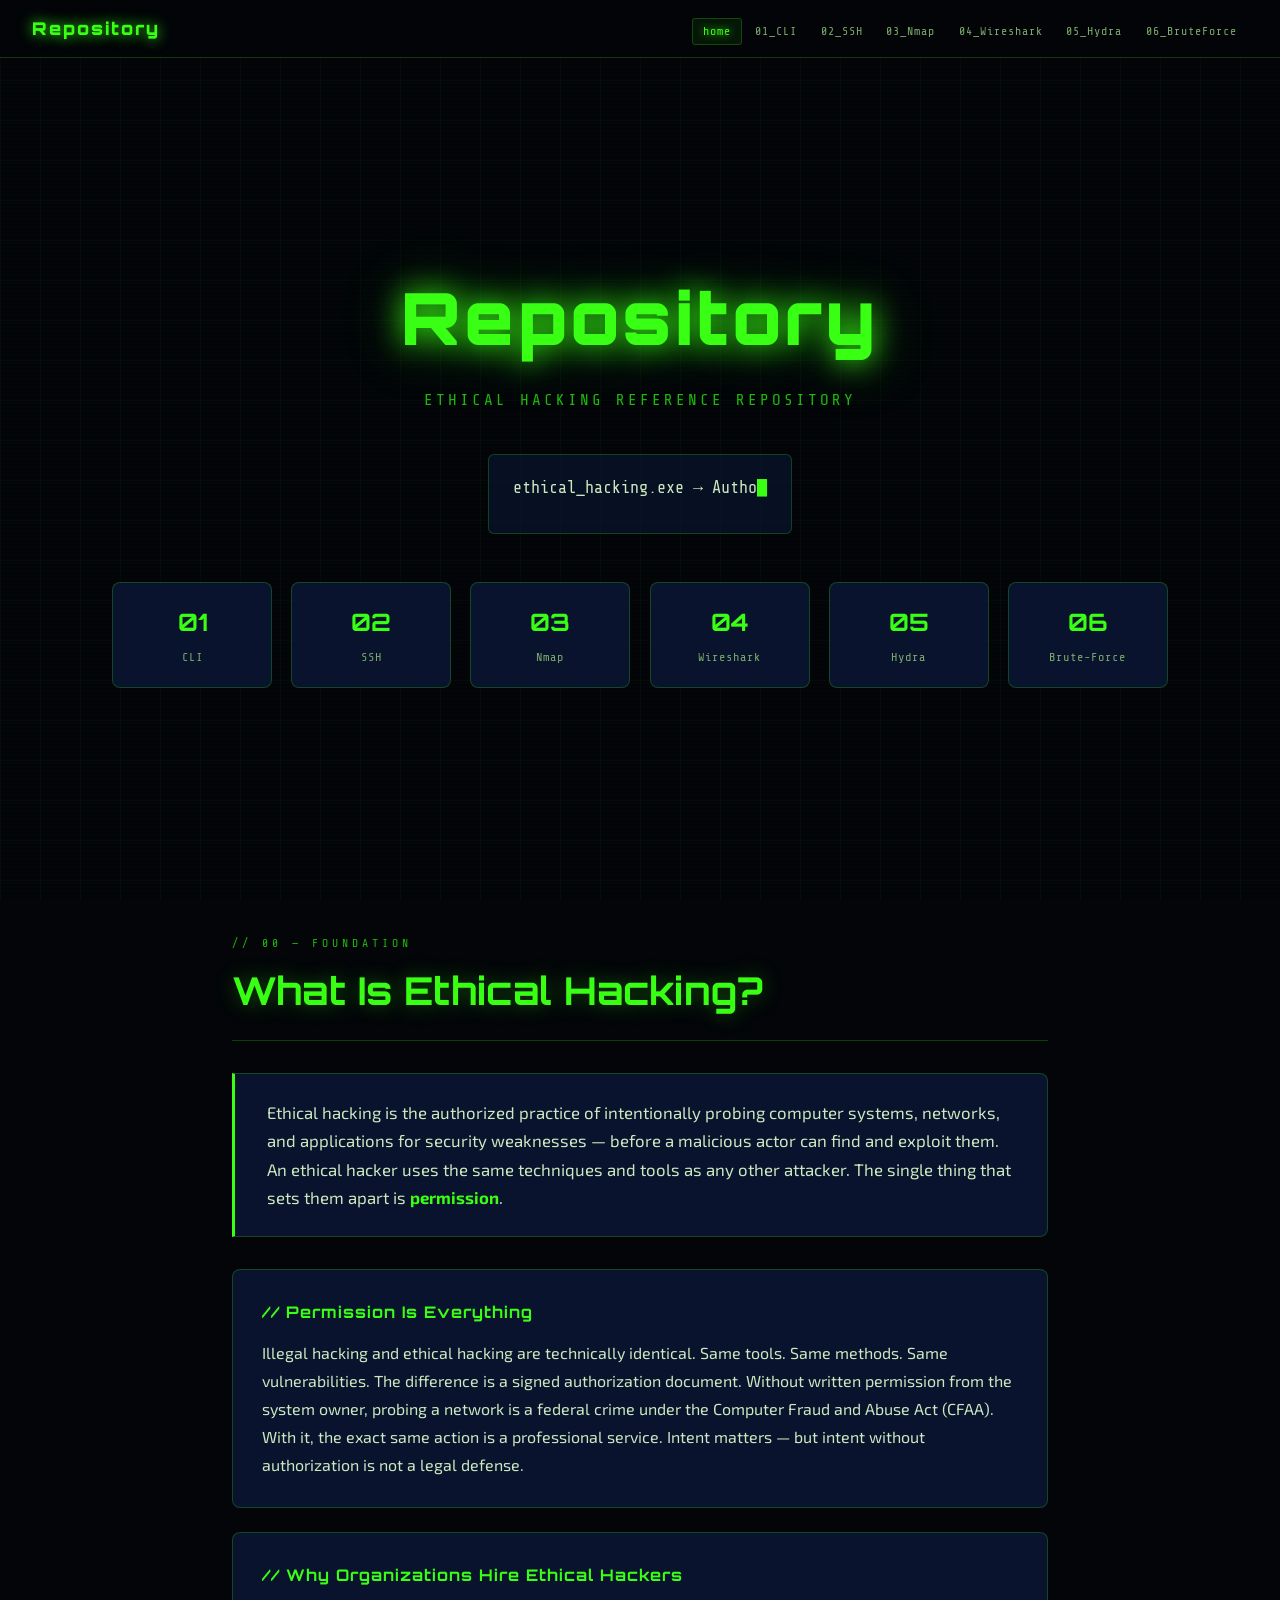
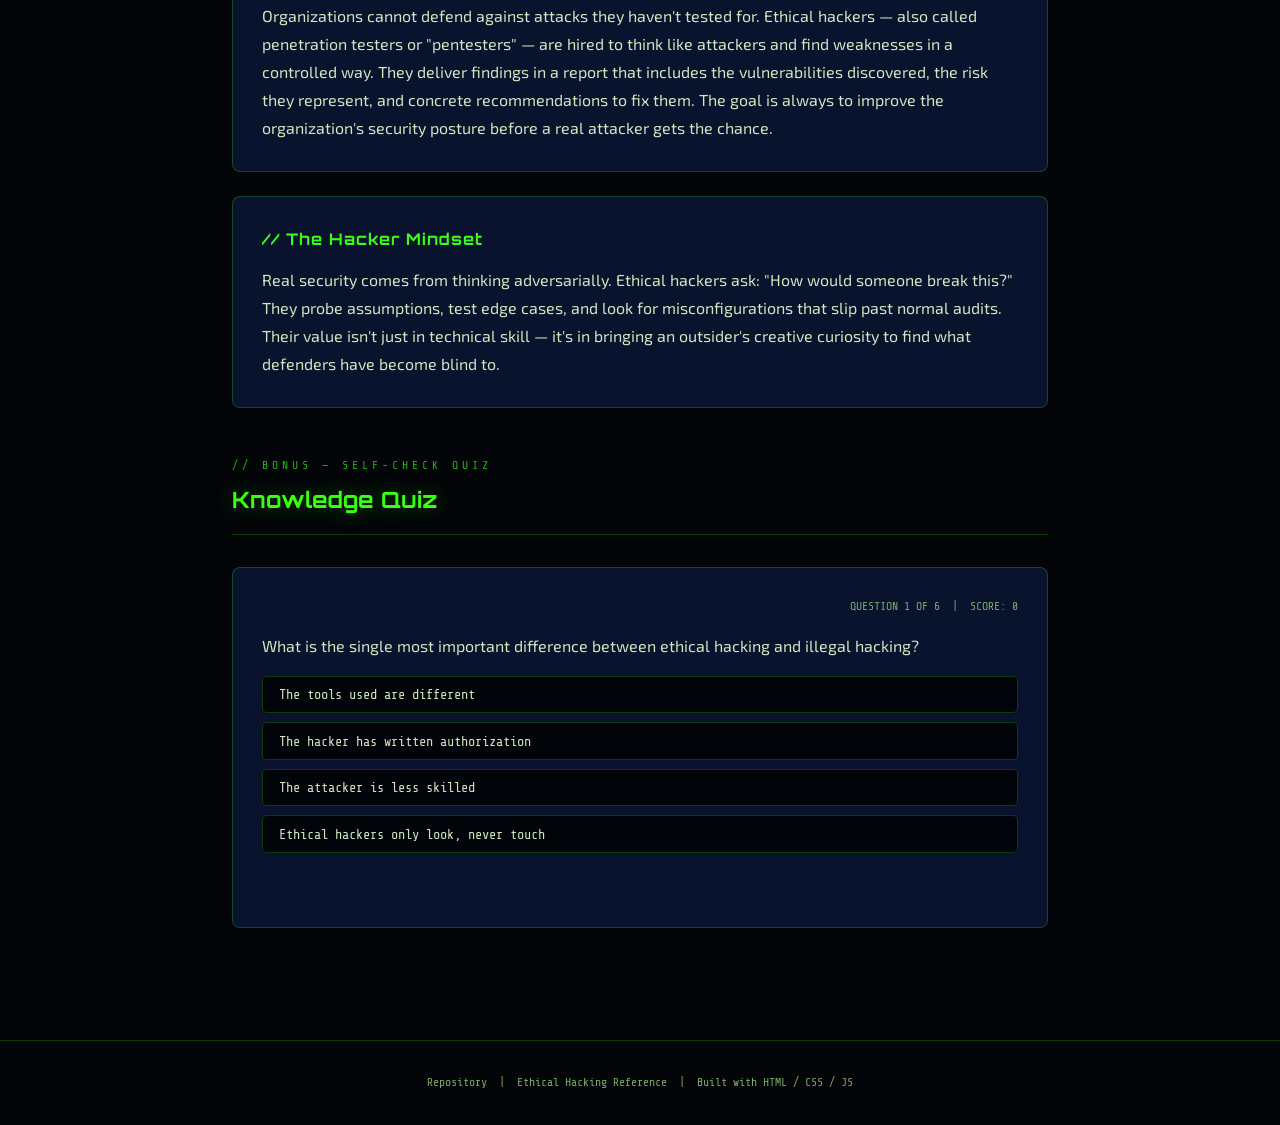
<file: index.html>
<!DOCTYPE html>
<html lang="en">
<head>
  <meta charset="UTF-8"/>
  <meta name="viewport" content="width=device-width, initial-scale=1.0"/>
  <title> Repository | Home — Ethical Hacking</title>
  <link rel="stylesheet" href="style.css"/>
</head>
<body>

<nav>
  <a class="nav-brand" href="index.html">Repository</a>
  <ul class="nav-links">
    <li><a href="index.html">home</a></li>
    <li><a href="cli.html">01_CLI</a></li>
    <li><a href="ssh.html">02_SSH</a></li>
    <li><a href="nmap.html">03_Nmap</a></li>
    <li><a href="wireshark.html">04_Wireshark</a></li>
    <li><a href="hydra.html">05_Hydra</a></li>
    <li><a href="bruteforce.html">06_BruteForce</a></li>
  </ul>
</nav>

<div class="page-wrap">

  <!-- HERO -->
  <section class="hero">
    <div class="hero-glitch">Repository</div>
    <div class="hero-sub">Ethical Hacking Reference Repository</div>
    <div id="typewriter-text"></div>
    <div class="hero-cards">
      <a class="hero-card" href="cli.html">
        <div class="card-num">01</div>
        <div class="card-label">CLI</div>
      </a>
      <a class="hero-card" href="ssh.html">
        <div class="card-num">02</div>
        <div class="card-label">SSH</div>
      </a>
      <a class="hero-card" href="nmap.html">
        <div class="card-num">03</div>
        <div class="card-label">Nmap</div>
      </a>
      <a class="hero-card" href="wireshark.html">
        <div class="card-num">04</div>
        <div class="card-label">Wireshark</div>
      </a>
      <a class="hero-card" href="hydra.html">
        <div class="card-num">05</div>
        <div class="card-label">Hydra</div>
      </a>
      <a class="hero-card" href="bruteforce.html">
        <div class="card-num">06</div>
        <div class="card-label">Brute-Force</div>
      </a>
    </div>
  </section>

  <!-- CONTENT -->
  <div class="content-wrap">
    <div class="section-tag">// 00 — FOUNDATION</div>
    <h1 class="section-title">What Is Ethical Hacking?</h1>

    <div class="intro-block">
      Ethical hacking is the authorized practice of intentionally probing computer systems, networks, and applications for security weaknesses — before a malicious actor can find and exploit them. An ethical hacker uses the same techniques and tools as any other attacker. The single thing that sets them apart is <strong style="color:var(--green)">permission</strong>.
    </div>

    <div class="card">
      <h3>// Permission Is Everything</h3>
      <p>Illegal hacking and ethical hacking are technically identical. Same tools. Same methods. Same vulnerabilities. The difference is a signed authorization document. Without written permission from the system owner, probing a network is a federal crime under the Computer Fraud and Abuse Act (CFAA). With it, the exact same action is a professional service. Intent matters — but intent without authorization is not a legal defense.</p>
    </div>

    <div class="card">
      <h3>// Why Organizations Hire Ethical Hackers</h3>
      <p>Organizations cannot defend against attacks they haven't tested for. Ethical hackers — also called penetration testers or "pentesters" — are hired to think like attackers and find weaknesses in a controlled way. They deliver findings in a report that includes the vulnerabilities discovered, the risk they represent, and concrete recommendations to fix them. The goal is always to improve the organization's security posture before a real attacker gets the chance.</p>
    </div>

    <div class="card">
      <h3>// The Hacker Mindset</h3>
      <p>Real security comes from thinking adversarially. Ethical hackers ask: "How would someone break this?" They probe assumptions, test edge cases, and look for misconfigurations that slip past normal audits. Their value isn't just in technical skill — it's in bringing an outsider's creative curiosity to find what defenders have become blind to.</p>
    </div>

    <!-- QUIZ -->
    <div class="section-tag" style="margin-top:3rem">// BONUS — SELF-CHECK QUIZ</div>
    <h2 class="section-title" style="font-size:1.4rem">Knowledge Quiz</h2>
    <div class="quiz-wrap" id="quiz-container"></div>
  </div>

  <footer>Repository &nbsp;|&nbsp; Ethical Hacking Reference &nbsp;|&nbsp; Built with HTML / CSS / JS</footer>
</div>

<script src="script.js"></script>
</body>
</html>
</file>
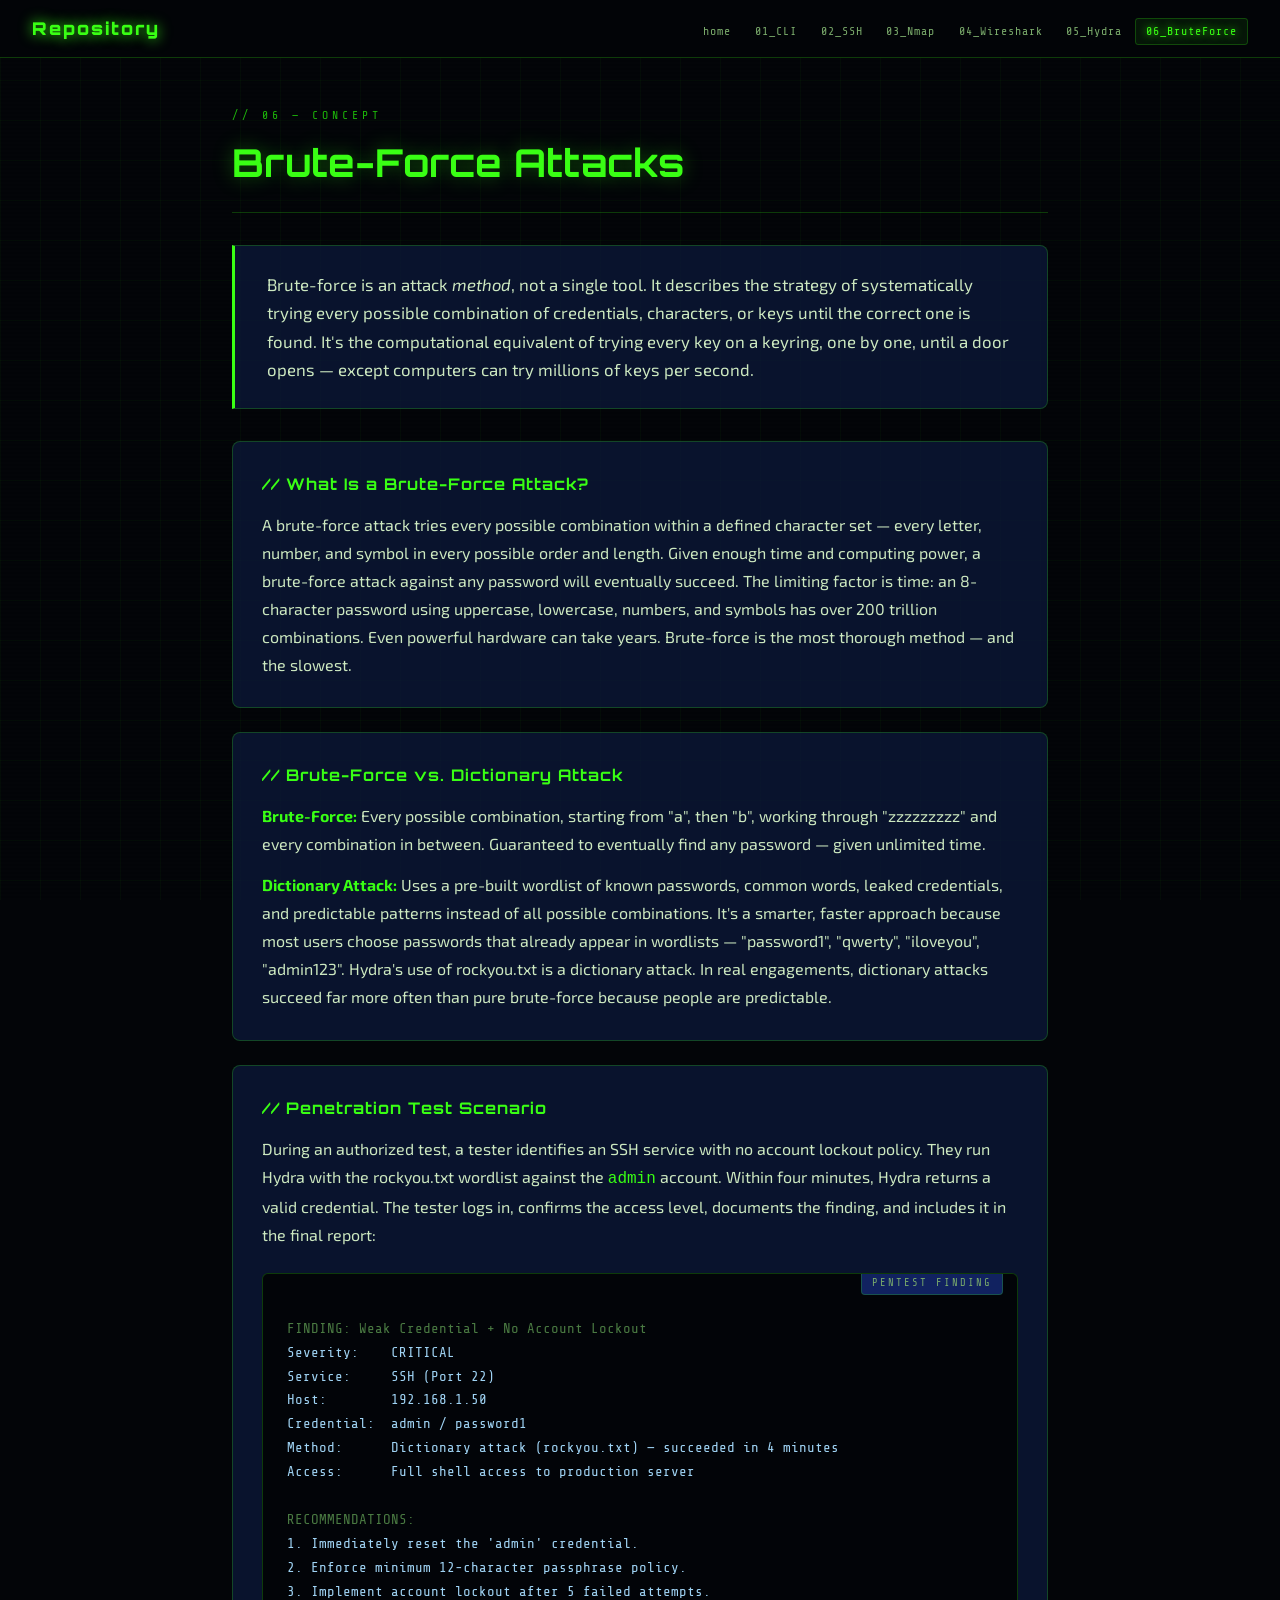
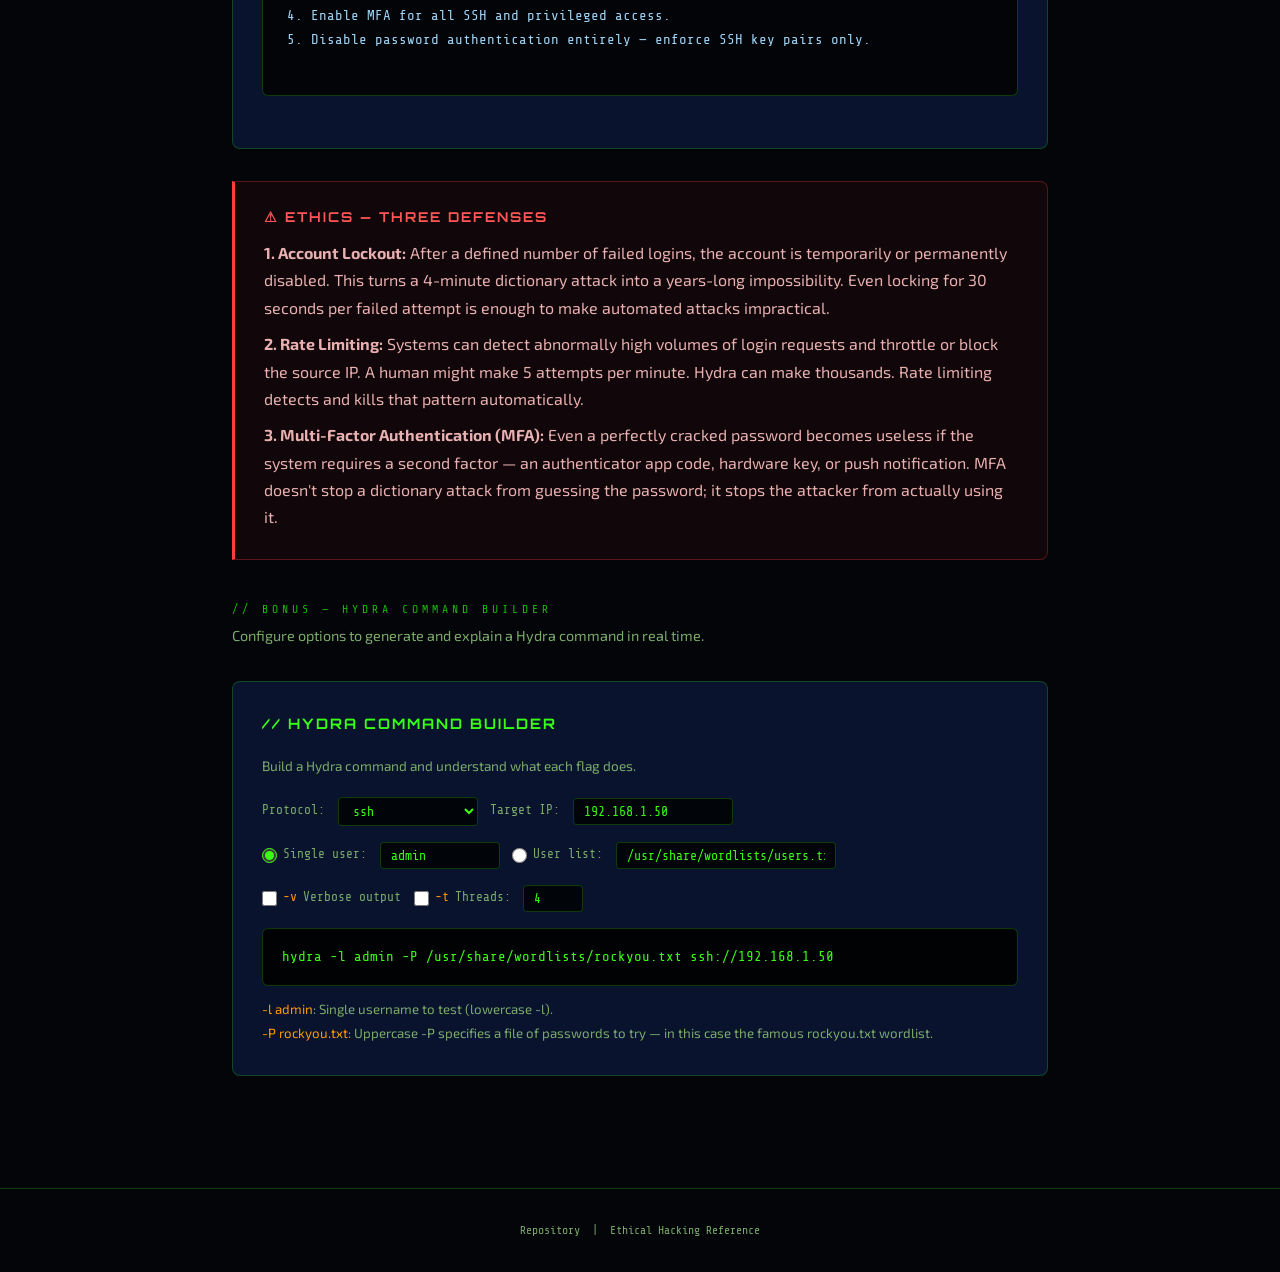
<file: bruteforce.html>
<!DOCTYPE html>
<html lang="en">
<head>
  <meta charset="UTF-8"/>
  <meta name="viewport" content="width=device-width, initial-scale=1.0"/>
  <title>Repository | 06 — Brute-Force</title>
  <link rel="stylesheet" href="style.css"/>
</head>
<body>

<nav>
  <a class="nav-brand" href="index.html">Repository</a>
  <ul class="nav-links">
    <li><a href="index.html">home</a></li>
    <li><a href="cli.html">01_CLI</a></li>
    <li><a href="ssh.html">02_SSH</a></li>
    <li><a href="nmap.html">03_Nmap</a></li>
    <li><a href="wireshark.html">04_Wireshark</a></li>
    <li><a href="hydra.html">05_Hydra</a></li>
    <li><a href="bruteforce.html">06_BruteForce</a></li>
  </ul>
</nav>

<div class="page-wrap">
  <div class="content-wrap">
    <div class="section-tag">// 06 — CONCEPT</div>
    <h1 class="section-title">Brute-Force Attacks</h1>

    <div class="intro-block">
      Brute-force is an attack <em>method</em>, not a single tool. It describes the strategy of systematically trying every possible combination of credentials, characters, or keys until the correct one is found. It's the computational equivalent of trying every key on a keyring, one by one, until a door opens — except computers can try millions of keys per second.
    </div>

    <div class="card">
      <h3>// What Is a Brute-Force Attack?</h3>
      <p>A brute-force attack tries every possible combination within a defined character set — every letter, number, and symbol in every possible order and length. Given enough time and computing power, a brute-force attack against any password will eventually succeed. The limiting factor is time: an 8-character password using uppercase, lowercase, numbers, and symbols has over 200 trillion combinations. Even powerful hardware can take years. Brute-force is the most thorough method — and the slowest.</p>
    </div>

    <div class="card">
      <h3>// Brute-Force vs. Dictionary Attack</h3>
      <p><strong style="color:var(--green)">Brute-Force:</strong> Every possible combination, starting from "a", then "b", working through "zzzzzzzzz" and every combination in between. Guaranteed to eventually find any password — given unlimited time.</p>
      <p style="margin-top:0.8rem"><strong style="color:var(--green)">Dictionary Attack:</strong> Uses a pre-built wordlist of known passwords, common words, leaked credentials, and predictable patterns instead of all possible combinations. It's a smarter, faster approach because most users choose passwords that already appear in wordlists — "password1", "qwerty", "iloveyou", "admin123". Hydra's use of rockyou.txt is a dictionary attack. In real engagements, dictionary attacks succeed far more often than pure brute-force because people are predictable.</p>
    </div>

    <div class="card">
      <h3>// Penetration Test Scenario</h3>
      <p>During an authorized test, a tester identifies an SSH service with no account lockout policy. They run Hydra with the rockyou.txt wordlist against the <code style="color:var(--green)">admin</code> account. Within four minutes, Hydra returns a valid credential. The tester logs in, confirms the access level, documents the finding, and includes it in the final report:</p>
      <div class="code-block" data-label="PENTEST FINDING">
<span class="comment">FINDING: Weak Credential + No Account Lockout</span>
<span class="output">Severity:    CRITICAL
Service:     SSH (Port 22)
Host:        192.168.1.50
Credential:  admin / password1
Method:      Dictionary attack (rockyou.txt) — succeeded in 4 minutes
Access:      Full shell access to production server</span>

<span class="comment">RECOMMENDATIONS:</span>
<span class="output">1. Immediately reset the 'admin' credential.
2. Enforce minimum 12-character passphrase policy.
3. Implement account lockout after 5 failed attempts.
4. Enable MFA for all SSH and privileged access.
5. Disable password authentication entirely — enforce SSH key pairs only.</span>
      </div>
    </div>

    <div class="ethics-block">
      <h3>⚠ ETHICS — THREE DEFENSES</h3>
      <p><strong>1. Account Lockout:</strong> After a defined number of failed logins, the account is temporarily or permanently disabled. This turns a 4-minute dictionary attack into a years-long impossibility. Even locking for 30 seconds per failed attempt is enough to make automated attacks impractical.</p>
      <p style="margin-top:0.6rem"><strong>2. Rate Limiting:</strong> Systems can detect abnormally high volumes of login requests and throttle or block the source IP. A human might make 5 attempts per minute. Hydra can make thousands. Rate limiting detects and kills that pattern automatically.</p>
      <p style="margin-top:0.6rem"><strong>3. Multi-Factor Authentication (MFA):</strong> Even a perfectly cracked password becomes useless if the system requires a second factor — an authenticator app code, hardware key, or push notification. MFA doesn't stop a dictionary attack from guessing the password; it stops the attacker from actually using it.</p>
    </div>

    <!-- HYDRA COMMAND BUILDER BONUS -->
    <div class="section-tag" style="margin-top:2.5rem">// BONUS — HYDRA COMMAND BUILDER</div>
    <p style="margin-bottom:0.5rem;color:var(--text-dim);font-size:0.9rem">Configure options to generate and explain a Hydra command in real time.</p>
    <div id="hydra-builder" class="builder-wrap"></div>
  </div>

  <footer>Repository &nbsp;|&nbsp; Ethical Hacking Reference</footer>
</div>

<script src="script.js"></script>
</body>
</html>
</file>
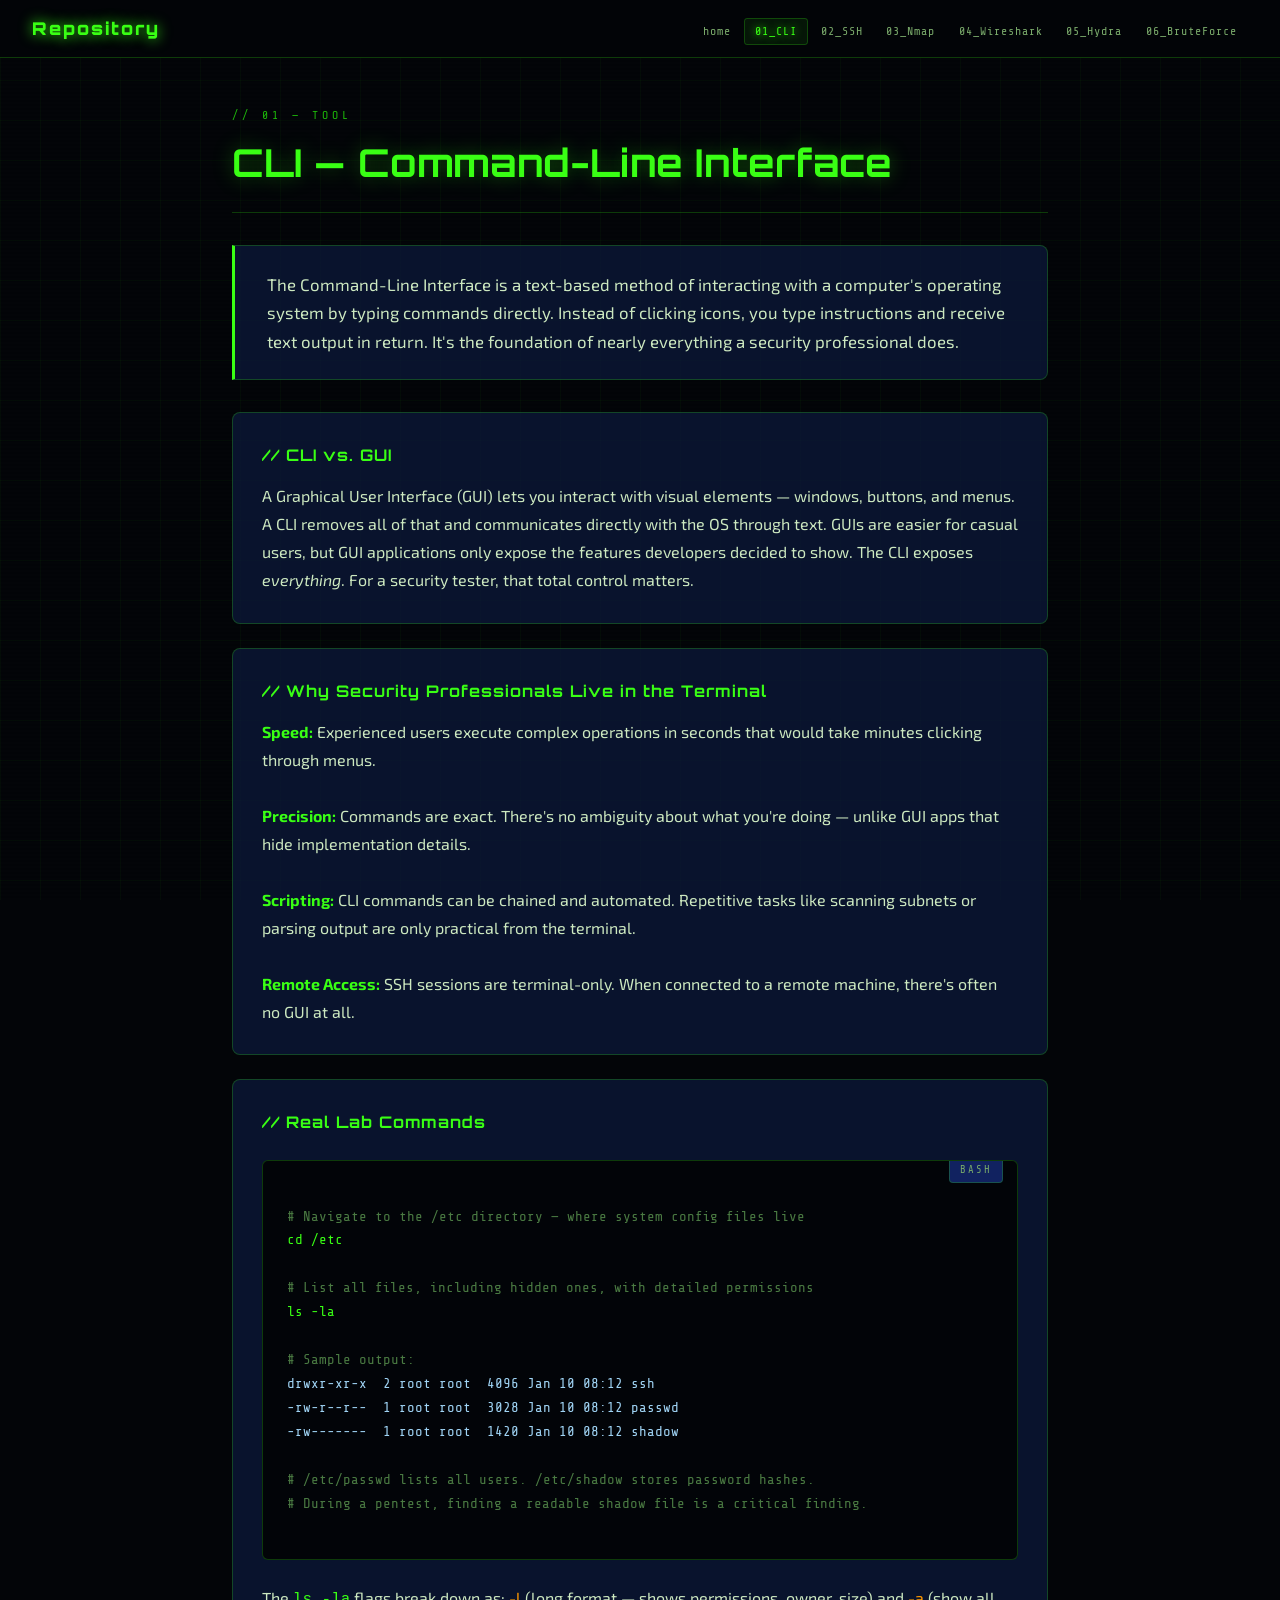
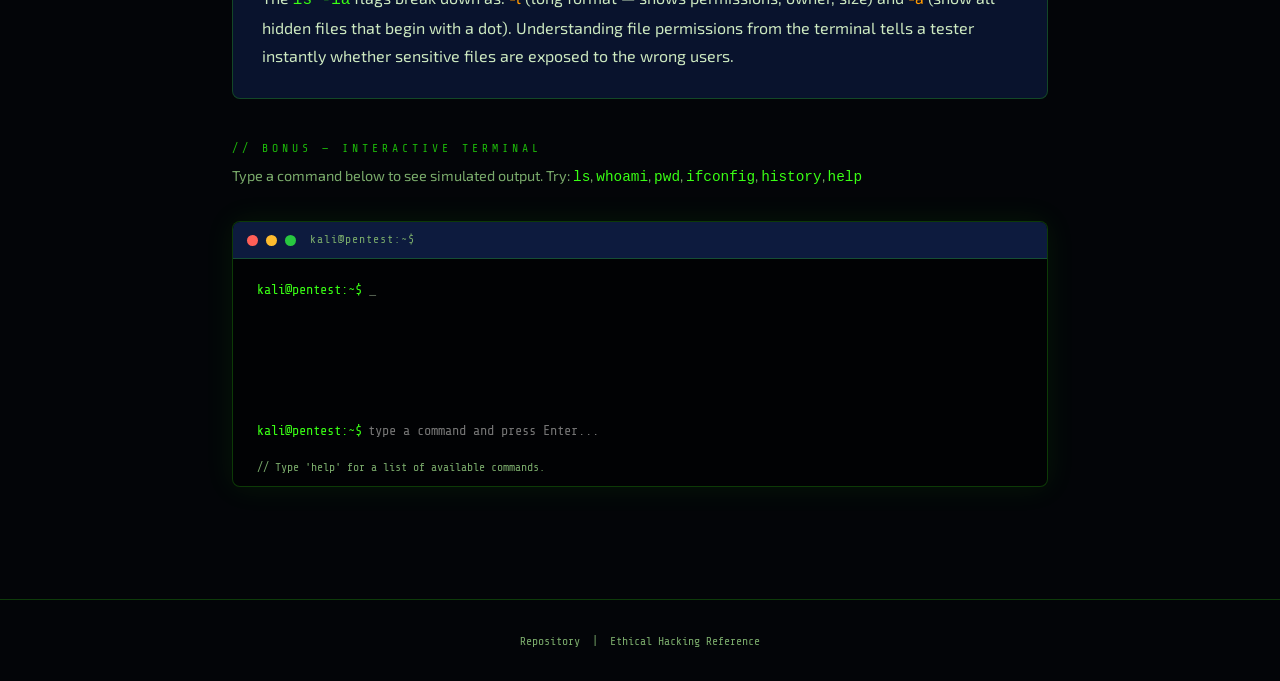
<file: cli.html>
<!DOCTYPE html>
<html lang="en">
<head>
  <meta charset="UTF-8"/>
  <meta name="viewport" content="width=device-width, initial-scale=1.0"/>
  <title>Repository | 01 — CLI</title>
  <link rel="stylesheet" href="style.css"/>
</head>
<body>

<nav>
  <a class="nav-brand" href="index.html">Repository</a>
  <ul class="nav-links">
    <li><a href="index.html">home</a></li>
    <li><a href="cli.html">01_CLI</a></li>
    <li><a href="ssh.html">02_SSH</a></li>
    <li><a href="nmap.html">03_Nmap</a></li>
    <li><a href="wireshark.html">04_Wireshark</a></li>
    <li><a href="hydra.html">05_Hydra</a></li>
    <li><a href="bruteforce.html">06_BruteForce</a></li>
  </ul>
</nav>

<div class="page-wrap">
  <div class="content-wrap">
    <div class="section-tag">// 01 — TOOL</div>
    <h1 class="section-title">CLI — Command-Line Interface</h1>

    <div class="intro-block">
      The Command-Line Interface is a text-based method of interacting with a computer's operating system by typing commands directly. Instead of clicking icons, you type instructions and receive text output in return. It's the foundation of nearly everything a security professional does.
    </div>

    <div class="card">
      <h3>// CLI vs. GUI</h3>
      <p>A Graphical User Interface (GUI) lets you interact with visual elements — windows, buttons, and menus. A CLI removes all of that and communicates directly with the OS through text. GUIs are easier for casual users, but GUI applications only expose the features developers decided to show. The CLI exposes <em>everything</em>. For a security tester, that total control matters.</p>
    </div>

    <div class="card">
      <h3>// Why Security Professionals Live in the Terminal</h3>
      <p>
        <strong style="color:var(--green)">Speed:</strong> Experienced users execute complex operations in seconds that would take minutes clicking through menus.<br><br>
        <strong style="color:var(--green)">Precision:</strong> Commands are exact. There's no ambiguity about what you're doing — unlike GUI apps that hide implementation details.<br><br>
        <strong style="color:var(--green)">Scripting:</strong> CLI commands can be chained and automated. Repetitive tasks like scanning subnets or parsing output are only practical from the terminal.<br><br>
        <strong style="color:var(--green)">Remote Access:</strong> SSH sessions are terminal-only. When connected to a remote machine, there's often no GUI at all.
      </p>
    </div>

    <div class="card">
      <h3>// Real Lab Commands</h3>
      <div class="code-block" data-label="BASH">
<span class="comment"># Navigate to the /etc directory — where system config files live</span>
cd /etc

<span class="comment"># List all files, including hidden ones, with detailed permissions</span>
ls -la

<span class="comment"># Sample output:</span>
<span class="output">drwxr-xr-x  2 root root  4096 Jan 10 08:12 ssh
-rw-r--r--  1 root root  3028 Jan 10 08:12 passwd
-rw-------  1 root root  1420 Jan 10 08:12 shadow</span>

<span class="comment"># /etc/passwd lists all users. /etc/shadow stores password hashes.</span>
<span class="comment"># During a pentest, finding a readable shadow file is a critical finding.</span>
      </div>
      <p>The <code style="color:var(--green)">ls -la</code> flags break down as: <span style="color:#ff9900">-l</span> (long format — shows permissions, owner, size) and <span style="color:#ff9900">-a</span> (show all hidden files that begin with a dot). Understanding file permissions from the terminal tells a tester instantly whether sensitive files are exposed to the wrong users.</p>
    </div>

    <!-- FAKE TERMINAL BONUS -->
    <div class="section-tag" style="margin-top:2.5rem">// BONUS — INTERACTIVE TERMINAL</div>
    <p style="margin-bottom:1rem;color:var(--text-dim);font-size:0.9rem">
      Type a command below to see simulated output. Try:
      <code style="color:var(--green)">ls</code>,
      <code style="color:var(--green)">whoami</code>,
      <code style="color:var(--green)">pwd</code>,
      <code style="color:var(--green)">ifconfig</code>,
      <code style="color:var(--green)">history</code>,
      <code style="color:var(--green)">help</code>
    </p>
    <div class="terminal-window">
      <div class="terminal-bar">
        <div class="t-dot red"></div>
        <div class="t-dot yellow"></div>
        <div class="t-dot green"></div>
        <div class="terminal-title">kali@pentest:~$</div>
      </div>
      <div class="terminal-body" id="term-output">
        <div><span class="prompt">kali@pentest:~$ </span><span style="opacity:0.4">_</span></div>
      </div>
      <div class="terminal-input-row">
        <span>kali@pentest:~$</span>
        <input id="term-input" type="text" autocomplete="off" spellcheck="false" placeholder="type a command and press Enter..."/>
      </div>
      <div class="term-hint">// Type 'help' for a list of available commands.</div>
    </div>
  </div>

  <footer>Repository &nbsp;|&nbsp; Ethical Hacking Reference</footer>
</div>

<script src="script.js"></script>
</body>
</html>
</file>
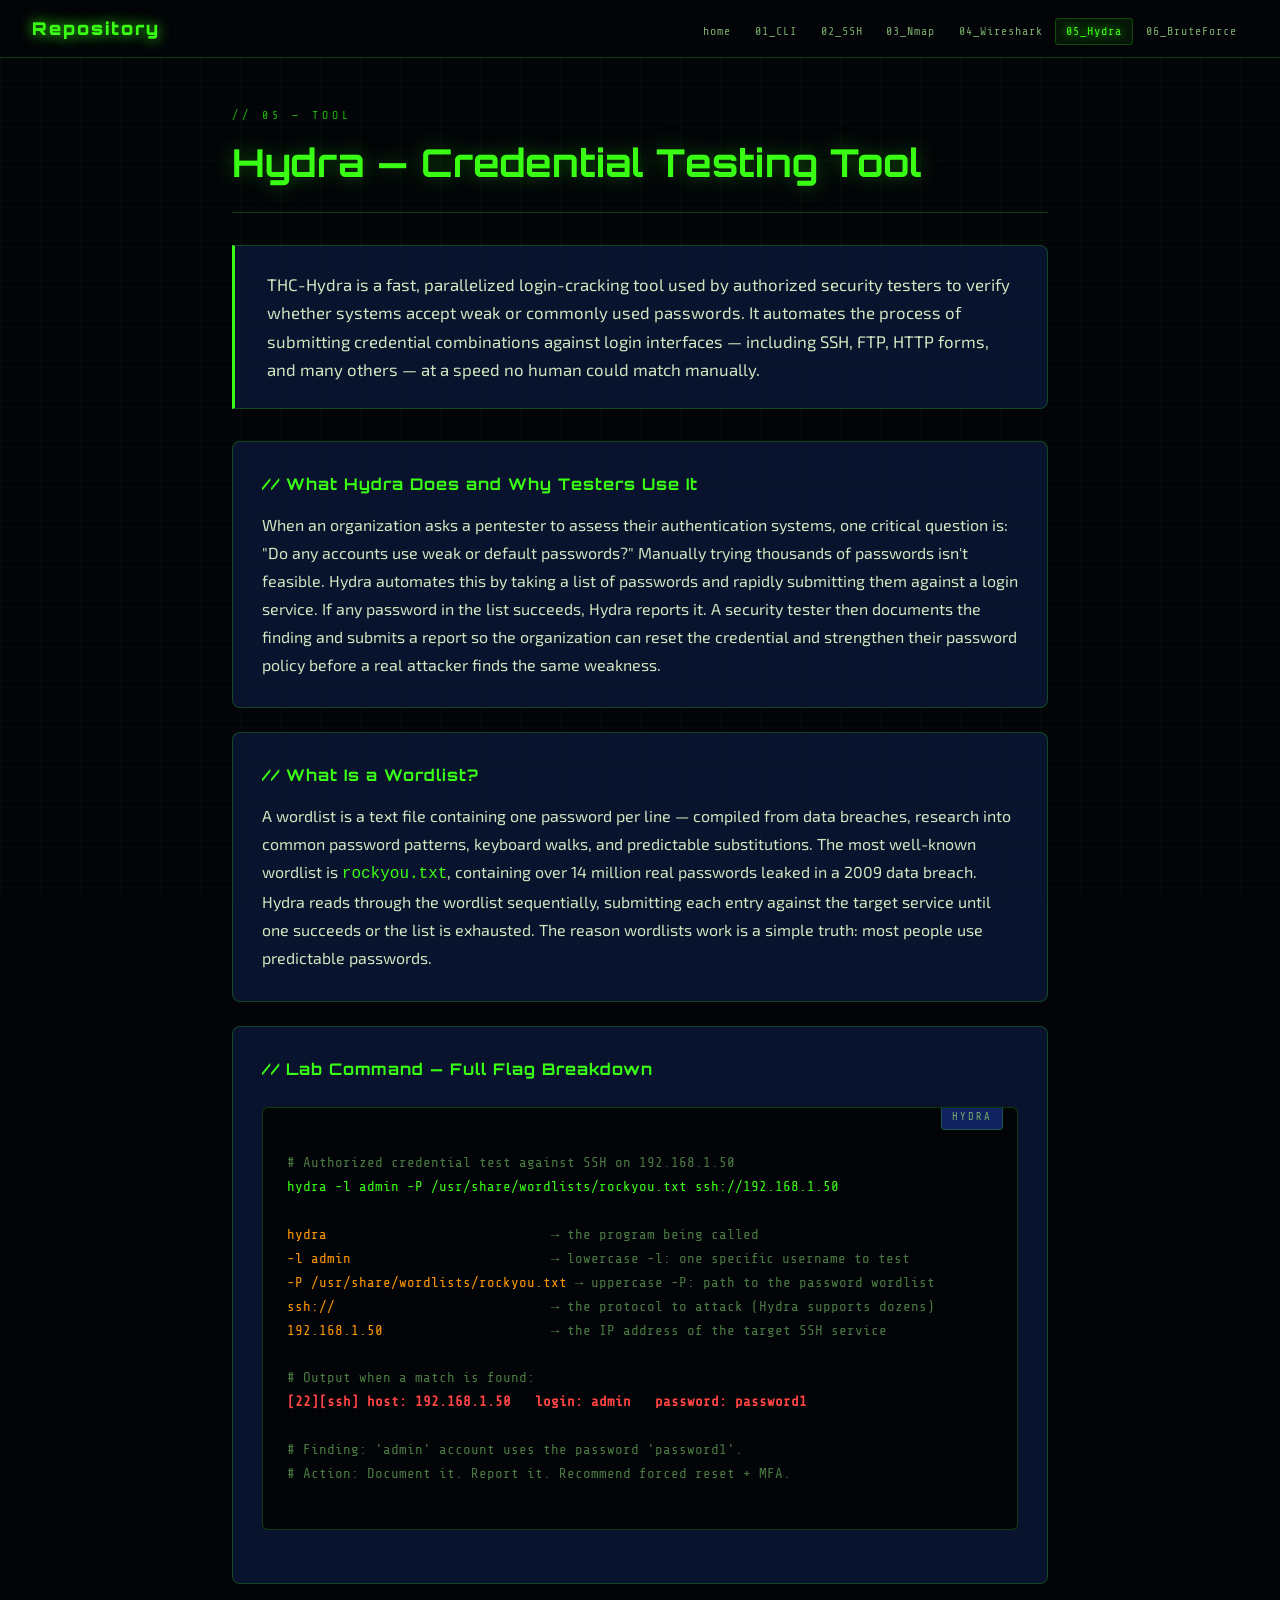
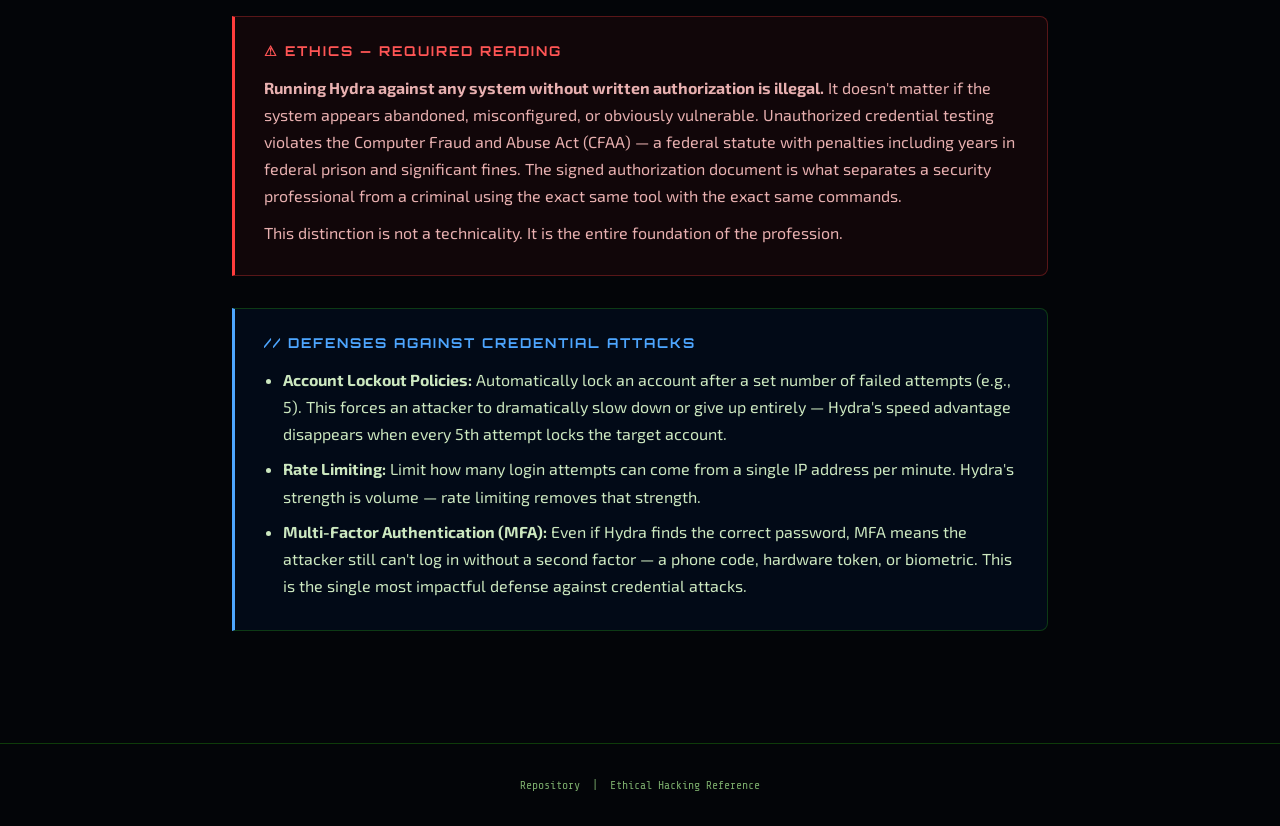
<file: hydra.html>
<!DOCTYPE html>
<html lang="en">
<head>
  <meta charset="UTF-8"/>
  <meta name="viewport" content="width=device-width, initial-scale=1.0"/>
  <title>Repository | 05 — Hydra</title>
  <link rel="stylesheet" href="style.css"/>
</head>
<body>

<nav>
  <a class="nav-brand" href="index.html">Repository</a>
  <ul class="nav-links">
    <li><a href="index.html">home</a></li>
    <li><a href="cli.html">01_CLI</a></li>
    <li><a href="ssh.html">02_SSH</a></li>
    <li><a href="nmap.html">03_Nmap</a></li>
    <li><a href="wireshark.html">04_Wireshark</a></li>
    <li><a href="hydra.html">05_Hydra</a></li>
    <li><a href="bruteforce.html">06_BruteForce</a></li>
  </ul>
</nav>

<div class="page-wrap">
  <div class="content-wrap">
    <div class="section-tag">// 05 — TOOL</div>
    <h1 class="section-title">Hydra — Credential Testing Tool</h1>

    <div class="intro-block">
      THC-Hydra is a fast, parallelized login-cracking tool used by authorized security testers to verify whether systems accept weak or commonly used passwords. It automates the process of submitting credential combinations against login interfaces — including SSH, FTP, HTTP forms, and many others — at a speed no human could match manually.
    </div>

    <div class="card">
      <h3>// What Hydra Does and Why Testers Use It</h3>
      <p>When an organization asks a pentester to assess their authentication systems, one critical question is: "Do any accounts use weak or default passwords?" Manually trying thousands of passwords isn't feasible. Hydra automates this by taking a list of passwords and rapidly submitting them against a login service. If any password in the list succeeds, Hydra reports it. A security tester then documents the finding and submits a report so the organization can reset the credential and strengthen their password policy before a real attacker finds the same weakness.</p>
    </div>

    <div class="card">
      <h3>// What Is a Wordlist?</h3>
      <p>A wordlist is a text file containing one password per line — compiled from data breaches, research into common password patterns, keyboard walks, and predictable substitutions. The most well-known wordlist is <code style="color:var(--green)">rockyou.txt</code>, containing over 14 million real passwords leaked in a 2009 data breach. Hydra reads through the wordlist sequentially, submitting each entry against the target service until one succeeds or the list is exhausted. The reason wordlists work is a simple truth: most people use predictable passwords.</p>
    </div>

    <div class="card">
      <h3>// Lab Command — Full Flag Breakdown</h3>
      <div class="code-block" data-label="HYDRA">
<span class="comment"># Authorized credential test against SSH on 192.168.1.50</span>
hydra -l admin -P /usr/share/wordlists/rockyou.txt ssh://192.168.1.50

<span class="flag">hydra</span>                            <span class="comment">→ the program being called</span>
<span class="flag">-l admin</span>                         <span class="comment">→ lowercase -l: one specific username to test</span>
<span class="flag">-P /usr/share/wordlists/rockyou.txt</span> <span class="comment">→ uppercase -P: path to the password wordlist</span>
<span class="flag">ssh://</span>                           <span class="comment">→ the protocol to attack (Hydra supports dozens)</span>
<span class="flag">192.168.1.50</span>                     <span class="comment">→ the IP address of the target SSH service</span>

<span class="comment"># Output when a match is found:</span>
<span class="found">[22][ssh] host: 192.168.1.50   login: admin   password: password1</span>

<span class="comment"># Finding: 'admin' account uses the password 'password1'.</span>
<span class="comment"># Action: Document it. Report it. Recommend forced reset + MFA.</span>
      </div>
    </div>

    <div class="ethics-block">
      <h3>⚠ ETHICS — REQUIRED READING</h3>
      <p><strong>Running Hydra against any system without written authorization is illegal.</strong> It doesn't matter if the system appears abandoned, misconfigured, or obviously vulnerable. Unauthorized credential testing violates the Computer Fraud and Abuse Act (CFAA) — a federal statute with penalties including years in federal prison and significant fines. The signed authorization document is what separates a security professional from a criminal using the exact same tool with the exact same commands.</p>
      <p style="margin-top:0.6rem">This distinction is not a technicality. It is the entire foundation of the profession.</p>
    </div>

    <div class="defense-block">
      <h3>// DEFENSES AGAINST CREDENTIAL ATTACKS</h3>
      <ul>
        <li><strong>Account Lockout Policies:</strong> Automatically lock an account after a set number of failed attempts (e.g., 5). This forces an attacker to dramatically slow down or give up entirely — Hydra's speed advantage disappears when every 5th attempt locks the target account.</li>
        <li><strong>Rate Limiting:</strong> Limit how many login attempts can come from a single IP address per minute. Hydra's strength is volume — rate limiting removes that strength.</li>
        <li><strong>Multi-Factor Authentication (MFA):</strong> Even if Hydra finds the correct password, MFA means the attacker still can't log in without a second factor — a phone code, hardware token, or biometric. This is the single most impactful defense against credential attacks.</li>
      </ul>
    </div>
  </div>

  <footer>Repository &nbsp;|&nbsp; Ethical Hacking Reference</footer>
</div>

<script src="script.js"></script>
</body>
</html>
</file>
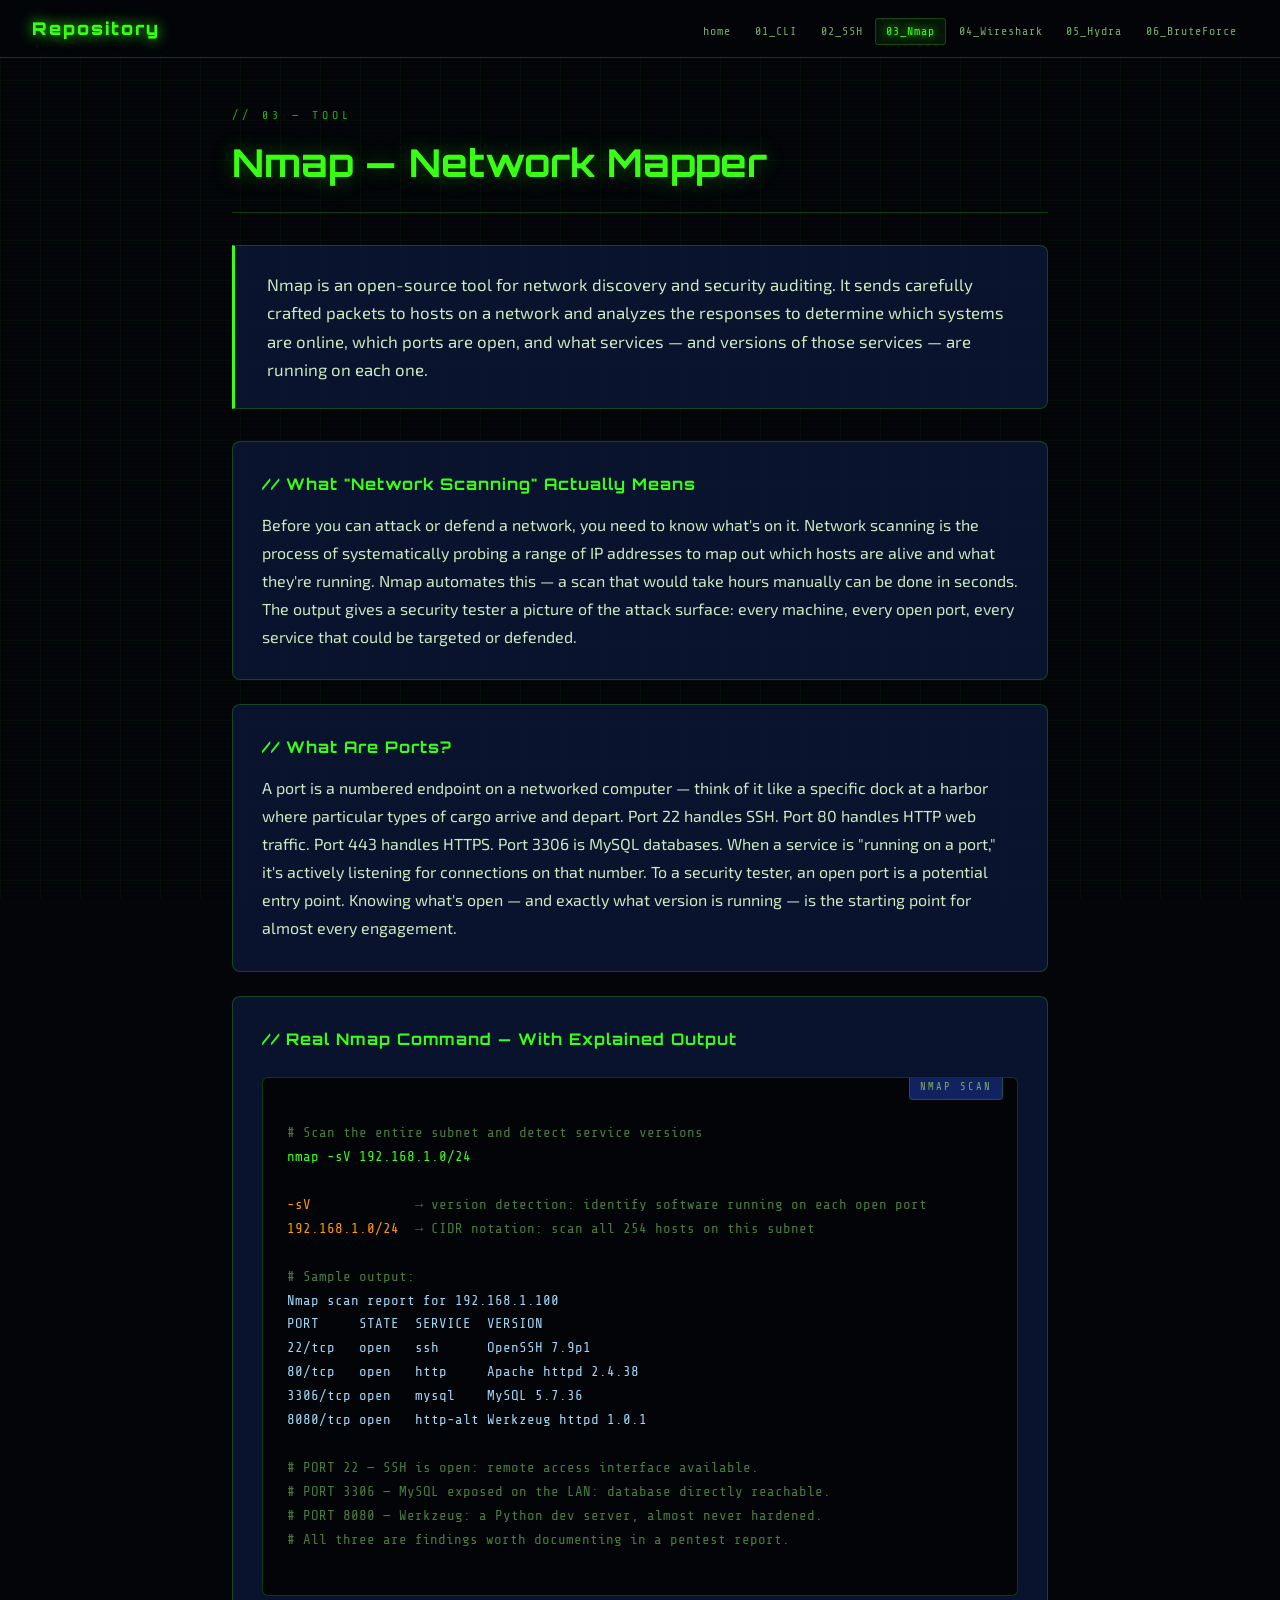
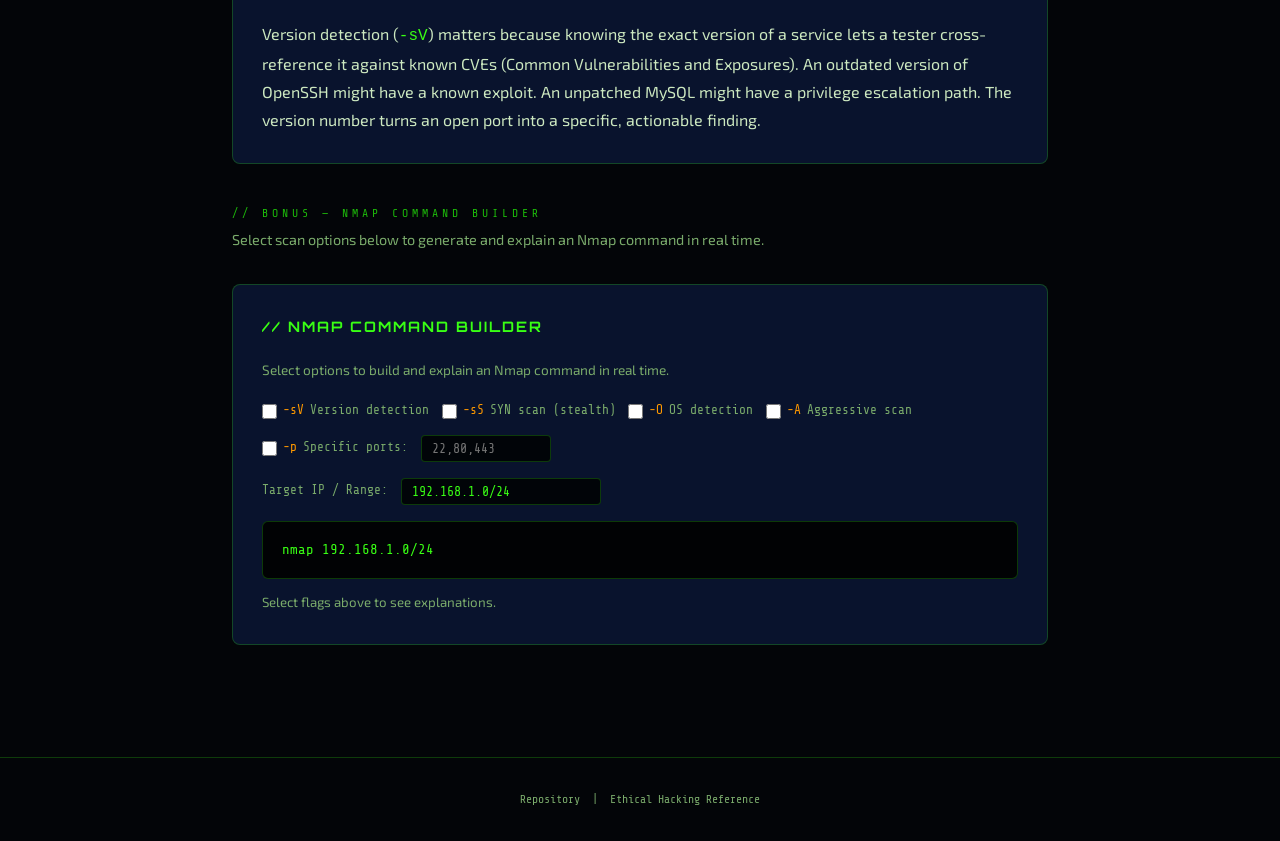
<file: nmap.html>
<!DOCTYPE html>
<html lang="en">
<head>
  <meta charset="UTF-8"/>
  <meta name="viewport" content="width=device-width, initial-scale=1.0"/>
  <title>Repository | 03 — Nmap</title>
  <link rel="stylesheet" href="style.css"/>
</head>
<body>

<nav>
  <a class="nav-brand" href="index.html">Repository</a>
  <ul class="nav-links">
    <li><a href="index.html">home</a></li>
    <li><a href="cli.html">01_CLI</a></li>
    <li><a href="ssh.html">02_SSH</a></li>
    <li><a href="nmap.html">03_Nmap</a></li>
    <li><a href="wireshark.html">04_Wireshark</a></li>
    <li><a href="hydra.html">05_Hydra</a></li>
    <li><a href="bruteforce.html">06_BruteForce</a></li>
  </ul>
</nav>

<div class="page-wrap">
  <div class="content-wrap">
    <div class="section-tag">// 03 — TOOL</div>
    <h1 class="section-title">Nmap — Network Mapper</h1>

    <div class="intro-block">
      Nmap is an open-source tool for network discovery and security auditing. It sends carefully crafted packets to hosts on a network and analyzes the responses to determine which systems are online, which ports are open, and what services — and versions of those services — are running on each one.
    </div>

    <div class="card">
      <h3>// What "Network Scanning" Actually Means</h3>
      <p>Before you can attack or defend a network, you need to know what's on it. Network scanning is the process of systematically probing a range of IP addresses to map out which hosts are alive and what they're running. Nmap automates this — a scan that would take hours manually can be done in seconds. The output gives a security tester a picture of the attack surface: every machine, every open port, every service that could be targeted or defended.</p>
    </div>

    <div class="card">
      <h3>// What Are Ports?</h3>
      <p>A port is a numbered endpoint on a networked computer — think of it like a specific dock at a harbor where particular types of cargo arrive and depart. Port 22 handles SSH. Port 80 handles HTTP web traffic. Port 443 handles HTTPS. Port 3306 is MySQL databases. When a service is "running on a port," it's actively listening for connections on that number. To a security tester, an open port is a potential entry point. Knowing what's open — and exactly what version is running — is the starting point for almost every engagement.</p>
    </div>

    <div class="card">
      <h3>// Real Nmap Command — With Explained Output</h3>
      <div class="code-block" data-label="NMAP SCAN">
<span class="comment"># Scan the entire subnet and detect service versions</span>
nmap -sV 192.168.1.0/24

<span class="flag">-sV</span>             <span class="comment">→ version detection: identify software running on each open port</span>
<span class="flag">192.168.1.0/24</span>  <span class="comment">→ CIDR notation: scan all 254 hosts on this subnet</span>

<span class="comment"># Sample output:</span>
<span class="output">Nmap scan report for 192.168.1.100
PORT     STATE  SERVICE  VERSION
22/tcp   open   ssh      OpenSSH 7.9p1
80/tcp   open   http     Apache httpd 2.4.38
3306/tcp open   mysql    MySQL 5.7.36
8080/tcp open   http-alt Werkzeug httpd 1.0.1</span>

<span class="comment"># PORT 22 — SSH is open: remote access interface available.</span>
<span class="comment"># PORT 3306 — MySQL exposed on the LAN: database directly reachable.</span>
<span class="comment"># PORT 8080 — Werkzeug: a Python dev server, almost never hardened.</span>
<span class="comment"># All three are findings worth documenting in a pentest report.</span>
      </div>
      <p>Version detection (<code style="color:var(--green)">-sV</code>) matters because knowing the exact version of a service lets a tester cross-reference it against known CVEs (Common Vulnerabilities and Exposures). An outdated version of OpenSSH might have a known exploit. An unpatched MySQL might have a privilege escalation path. The version number turns an open port into a specific, actionable finding.</p>
    </div>

    <!-- NMAP COMMAND BUILDER BONUS -->
    <div class="section-tag" style="margin-top:2.5rem">// BONUS — NMAP COMMAND BUILDER</div>
    <p style="margin-bottom:0.5rem;color:var(--text-dim);font-size:0.9rem">Select scan options below to generate and explain an Nmap command in real time.</p>
    <div id="nmap-builder" class="builder-wrap"></div>
  </div>

  <footer>Repository &nbsp;|&nbsp; Ethical Hacking Reference</footer>
</div>

<script src="script.js"></script>
</body>
</html>
</file>
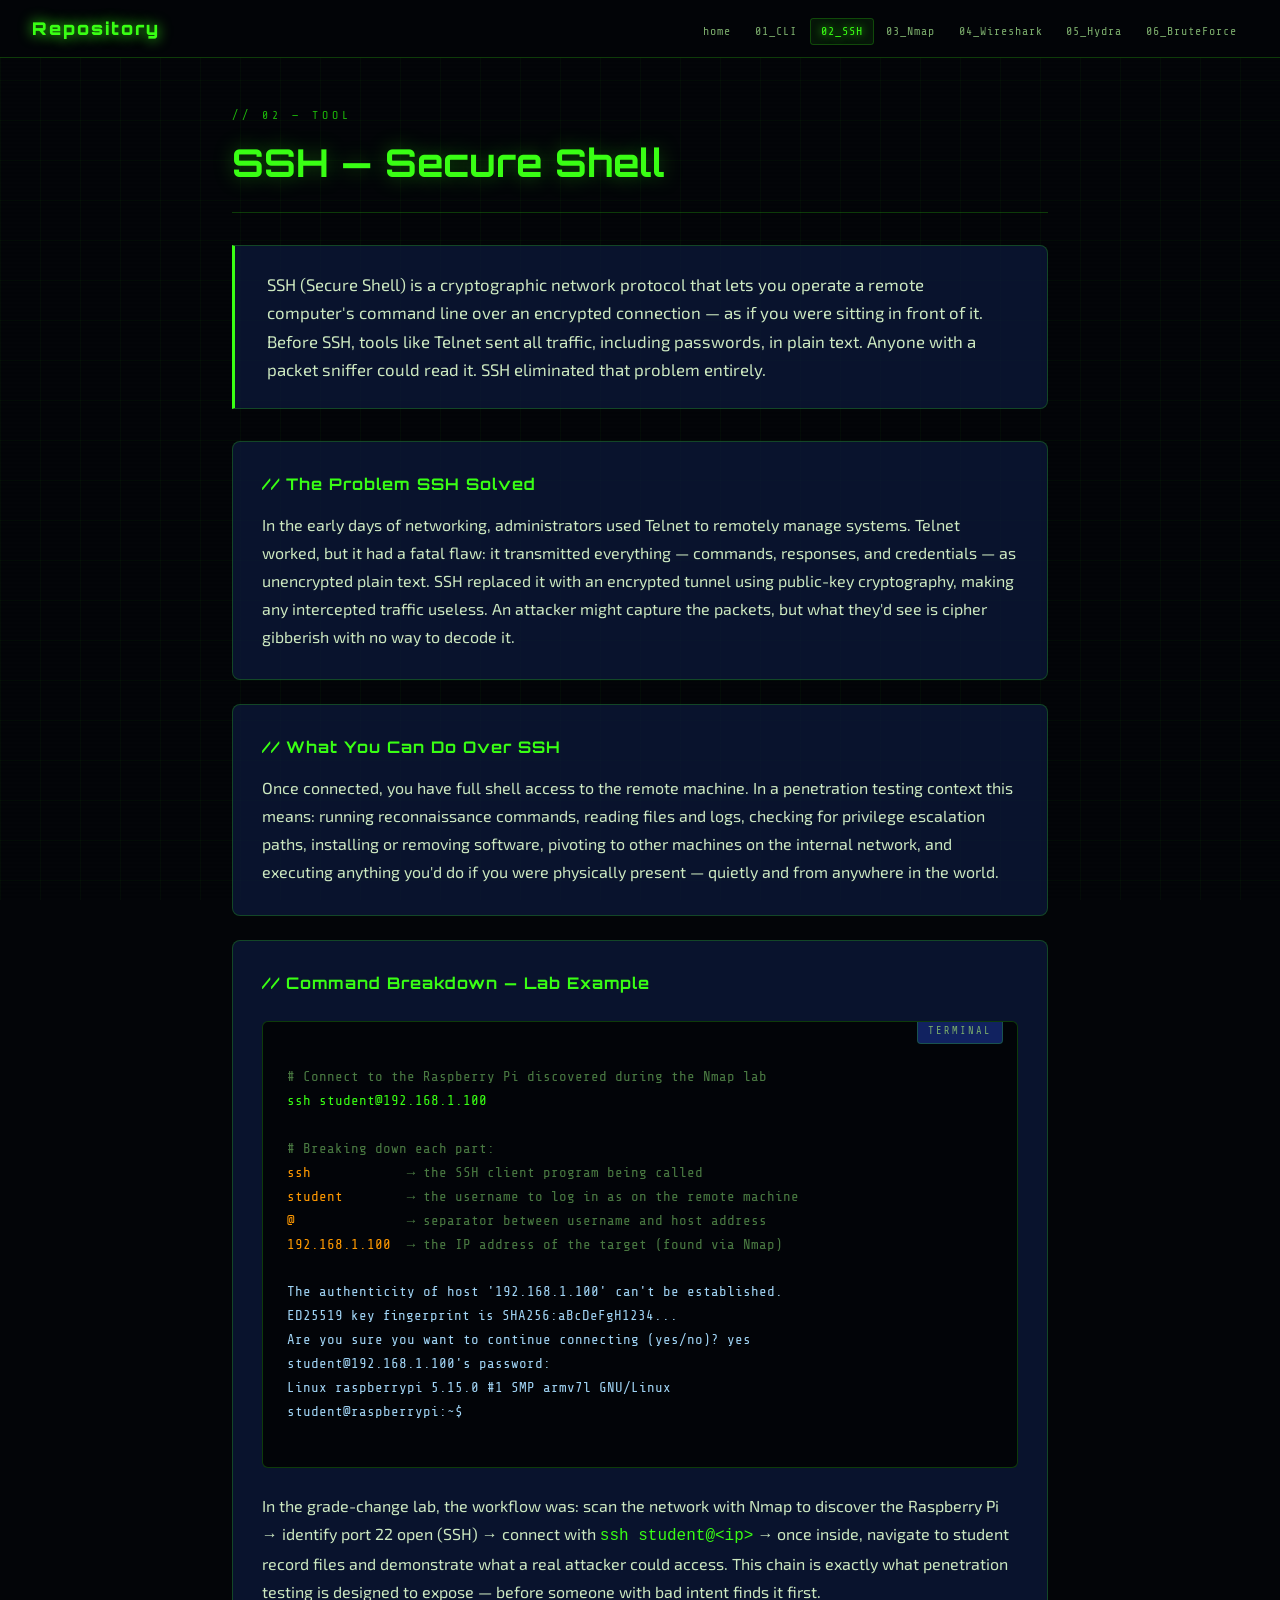
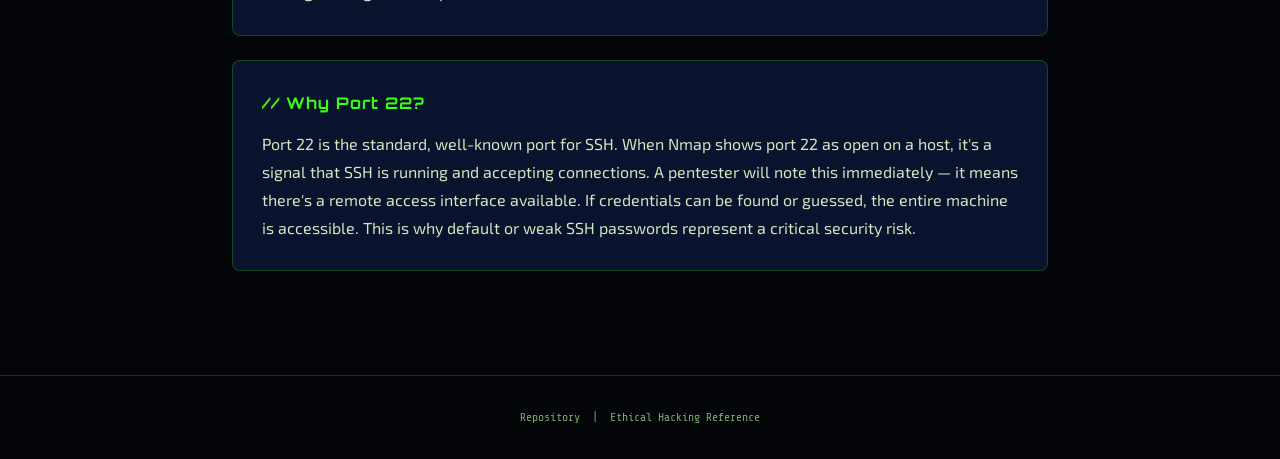
<file: ssh.html>
<!DOCTYPE html>
<html lang="en">
<head>
  <meta charset="UTF-8"/>
  <meta name="viewport" content="width=device-width, initial-scale=1.0"/>
  <title>Repository | 02 — SSH</title>
  <link rel="stylesheet" href="style.css"/>
</head>
<body>

<nav>
  <a class="nav-brand" href="index.html">Repository</a>
  <ul class="nav-links">
    <li><a href="index.html">home</a></li>
    <li><a href="cli.html">01_CLI</a></li>
    <li><a href="ssh.html">02_SSH</a></li>
    <li><a href="nmap.html">03_Nmap</a></li>
    <li><a href="wireshark.html">04_Wireshark</a></li>
    <li><a href="hydra.html">05_Hydra</a></li>
    <li><a href="bruteforce.html">06_BruteForce</a></li>
  </ul>
</nav>

<div class="page-wrap">
  <div class="content-wrap">
    <div class="section-tag">// 02 — TOOL</div>
    <h1 class="section-title">SSH — Secure Shell</h1>

    <div class="intro-block">
      SSH (Secure Shell) is a cryptographic network protocol that lets you operate a remote computer's command line over an encrypted connection — as if you were sitting in front of it. Before SSH, tools like Telnet sent all traffic, including passwords, in plain text. Anyone with a packet sniffer could read it. SSH eliminated that problem entirely.
    </div>

    <div class="card">
      <h3>// The Problem SSH Solved</h3>
      <p>In the early days of networking, administrators used Telnet to remotely manage systems. Telnet worked, but it had a fatal flaw: it transmitted everything — commands, responses, and credentials — as unencrypted plain text. SSH replaced it with an encrypted tunnel using public-key cryptography, making any intercepted traffic useless. An attacker might capture the packets, but what they'd see is cipher gibberish with no way to decode it.</p>
    </div>

    <div class="card">
      <h3>// What You Can Do Over SSH</h3>
      <p>Once connected, you have full shell access to the remote machine. In a penetration testing context this means: running reconnaissance commands, reading files and logs, checking for privilege escalation paths, installing or removing software, pivoting to other machines on the internal network, and executing anything you'd do if you were physically present — quietly and from anywhere in the world.</p>
    </div>

    <div class="card">
      <h3>// Command Breakdown — Lab Example</h3>
      <div class="code-block" data-label="TERMINAL">
<span class="comment"># Connect to the Raspberry Pi discovered during the Nmap lab</span>
ssh student@192.168.1.100

<span class="comment"># Breaking down each part:</span>
<span class="flag">ssh</span>            <span class="comment">→ the SSH client program being called</span>
<span class="flag">student</span>        <span class="comment">→ the username to log in as on the remote machine</span>
<span class="flag">@</span>              <span class="comment">→ separator between username and host address</span>
<span class="flag">192.168.1.100</span>  <span class="comment">→ the IP address of the target (found via Nmap)</span>

<span class="output">The authenticity of host '192.168.1.100' can't be established.
ED25519 key fingerprint is SHA256:aBcDeFgH1234...
Are you sure you want to continue connecting (yes/no)? yes
student@192.168.1.100's password:
Linux raspberrypi 5.15.0 #1 SMP armv7l GNU/Linux
student@raspberrypi:~$</span>
      </div>
      <p>In the grade-change lab, the workflow was: scan the network with Nmap to discover the Raspberry Pi → identify port 22 open (SSH) → connect with <code style="color:var(--green)">ssh student@&lt;ip&gt;</code> → once inside, navigate to student record files and demonstrate what a real attacker could access. This chain is exactly what penetration testing is designed to expose — before someone with bad intent finds it first.</p>
    </div>

    <div class="card">
      <h3>// Why Port 22?</h3>
      <p>Port 22 is the standard, well-known port for SSH. When Nmap shows port 22 as open on a host, it's a signal that SSH is running and accepting connections. A pentester will note this immediately — it means there's a remote access interface available. If credentials can be found or guessed, the entire machine is accessible. This is why default or weak SSH passwords represent a critical security risk.</p>
    </div>
  </div>

  <footer>Repository &nbsp;|&nbsp; Ethical Hacking Reference</footer>
</div>

<script src="script.js"></script>
</body>
</html>
</file>
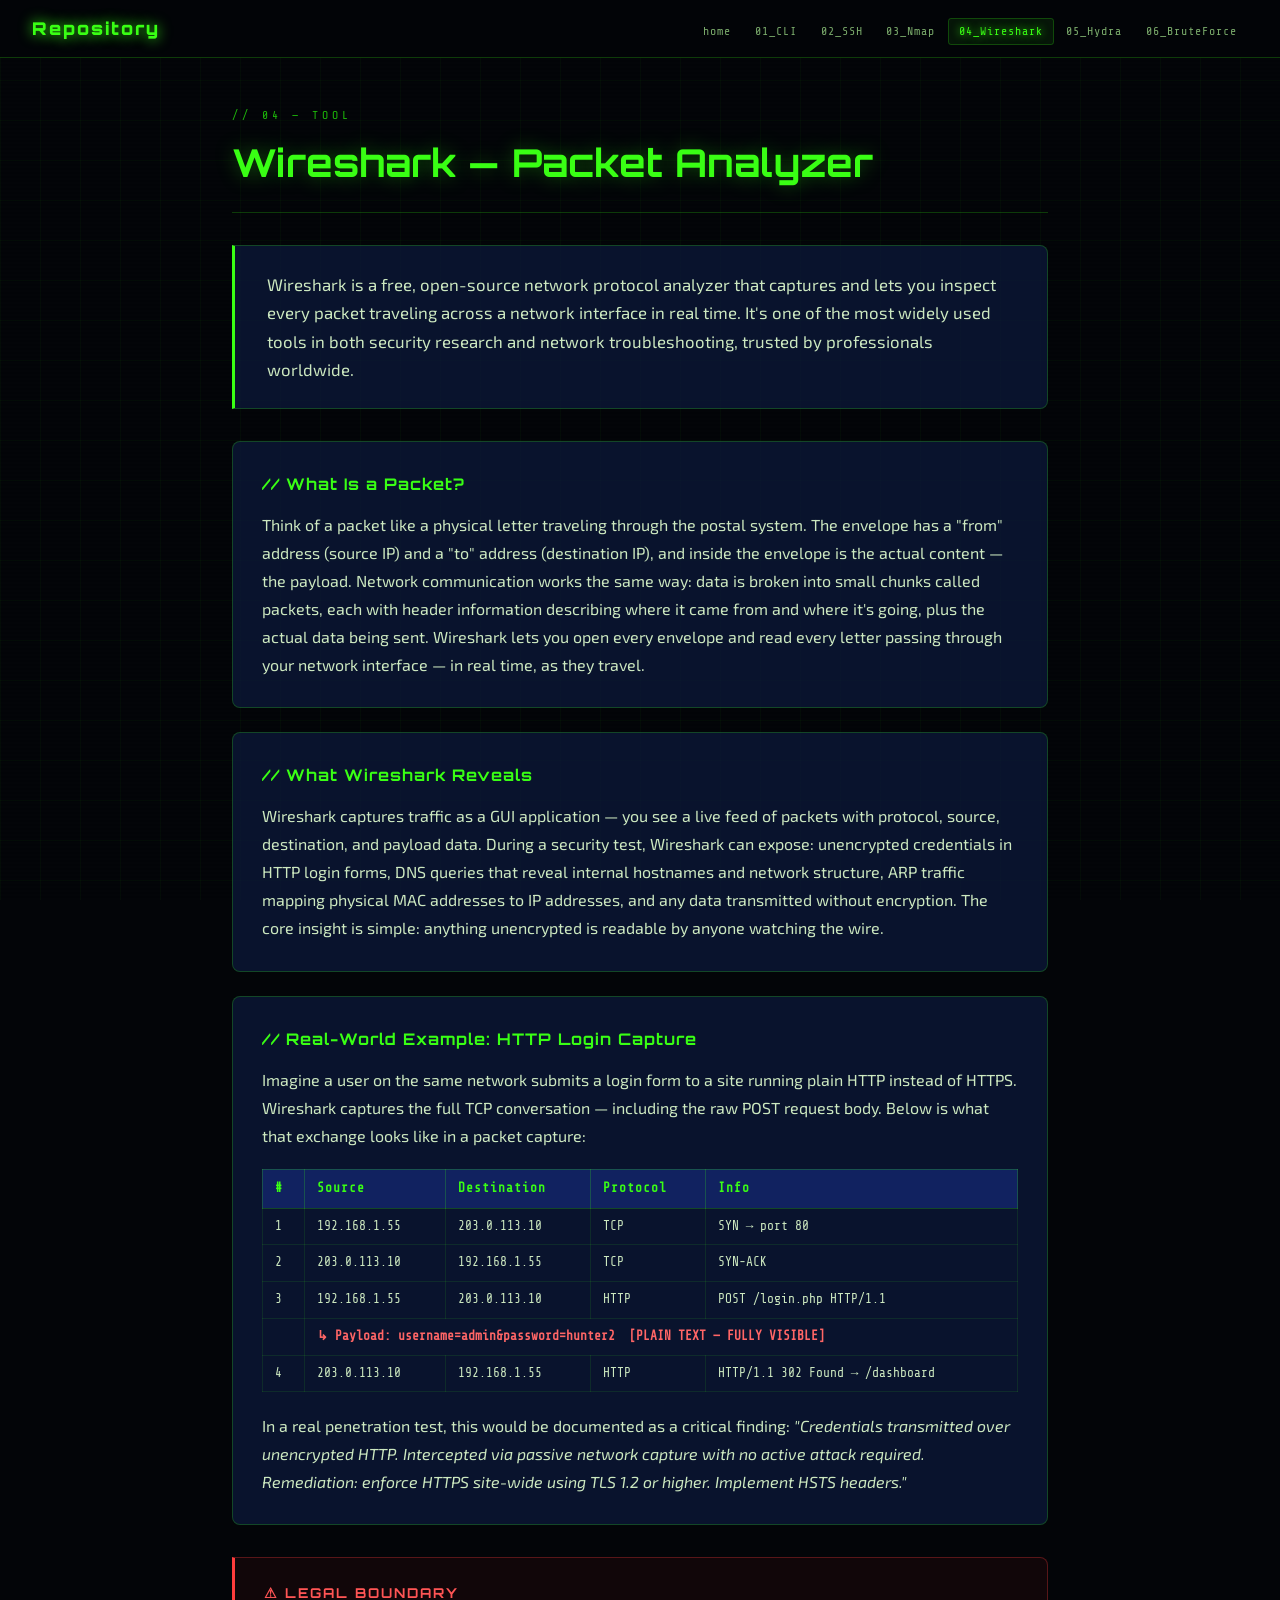
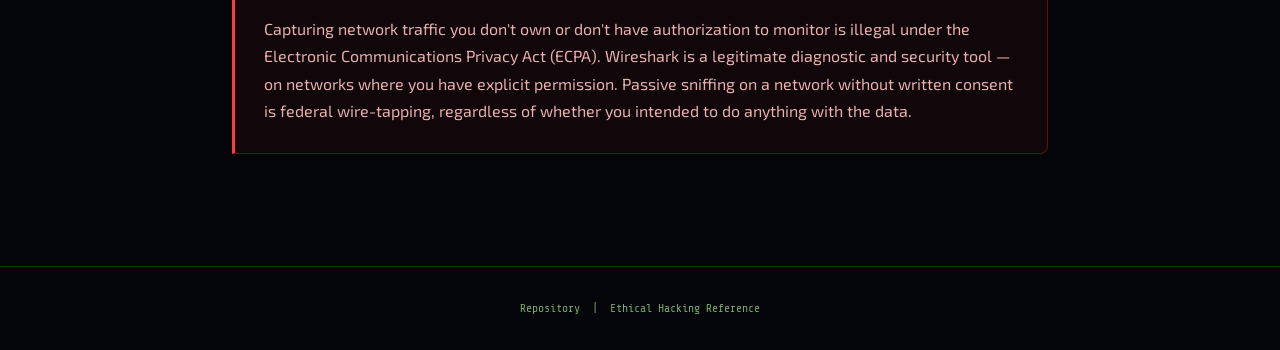
<file: wireshark.html>
<!DOCTYPE html>
<html lang="en">
<head>
  <meta charset="UTF-8"/>
  <meta name="viewport" content="width=device-width, initial-scale=1.0"/>
  <title>Repository | 04 — Wireshark</title>
  <link rel="stylesheet" href="style.css"/>
</head>
<body>

<nav>
  <a class="nav-brand" href="index.html">Repository</a>
  <ul class="nav-links">
    <li><a href="index.html">home</a></li>
    <li><a href="cli.html">01_CLI</a></li>
    <li><a href="ssh.html">02_SSH</a></li>
    <li><a href="nmap.html">03_Nmap</a></li>
    <li><a href="wireshark.html">04_Wireshark</a></li>
    <li><a href="hydra.html">05_Hydra</a></li>
    <li><a href="bruteforce.html">06_BruteForce</a></li>
  </ul>
</nav>

<div class="page-wrap">
  <div class="content-wrap">
    <div class="section-tag">// 04 — TOOL</div>
    <h1 class="section-title">Wireshark — Packet Analyzer</h1>

    <div class="intro-block">
      Wireshark is a free, open-source network protocol analyzer that captures and lets you inspect every packet traveling across a network interface in real time. It's one of the most widely used tools in both security research and network troubleshooting, trusted by professionals worldwide.
    </div>

    <div class="card">
      <h3>// What Is a Packet?</h3>
      <p>Think of a packet like a physical letter traveling through the postal system. The envelope has a "from" address (source IP) and a "to" address (destination IP), and inside the envelope is the actual content — the payload. Network communication works the same way: data is broken into small chunks called packets, each with header information describing where it came from and where it's going, plus the actual data being sent. Wireshark lets you open every envelope and read every letter passing through your network interface — in real time, as they travel.</p>
    </div>

    <div class="card">
      <h3>// What Wireshark Reveals</h3>
      <p>Wireshark captures traffic as a GUI application — you see a live feed of packets with protocol, source, destination, and payload data. During a security test, Wireshark can expose: unencrypted credentials in HTTP login forms, DNS queries that reveal internal hostnames and network structure, ARP traffic mapping physical MAC addresses to IP addresses, and any data transmitted without encryption. The core insight is simple: anything unencrypted is readable by anyone watching the wire.</p>
    </div>

    <div class="card">
      <h3>// Real-World Example: HTTP Login Capture</h3>
      <p>Imagine a user on the same network submits a login form to a site running plain HTTP instead of HTTPS. Wireshark captures the full TCP conversation — including the raw POST request body. Below is what that exchange looks like in a packet capture:</p>

      <table class="packet-table">
        <thead>
          <tr>
            <th>#</th>
            <th>Source</th>
            <th>Destination</th>
            <th>Protocol</th>
            <th>Info</th>
          </tr>
        </thead>
        <tbody>
          <tr>
            <td>1</td>
            <td>192.168.1.55</td>
            <td>203.0.113.10</td>
            <td>TCP</td>
            <td>SYN → port 80</td>
          </tr>
          <tr>
            <td>2</td>
            <td>203.0.113.10</td>
            <td>192.168.1.55</td>
            <td>TCP</td>
            <td>SYN-ACK</td>
          </tr>
          <tr>
            <td>3</td>
            <td>192.168.1.55</td>
            <td>203.0.113.10</td>
            <td>HTTP</td>
            <td>POST /login.php HTTP/1.1</td>
          </tr>
          <tr>
            <td></td>
            <td colspan="4" class="sensitive">↳ Payload: username=admin&amp;password=hunter2 &nbsp;[PLAIN TEXT — FULLY VISIBLE]</td>
          </tr>
          <tr>
            <td>4</td>
            <td>203.0.113.10</td>
            <td>192.168.1.55</td>
            <td>HTTP</td>
            <td>HTTP/1.1 302 Found → /dashboard</td>
          </tr>
        </tbody>
      </table>

      <p style="margin-top:1rem">In a real penetration test, this would be documented as a critical finding: <em>"Credentials transmitted over unencrypted HTTP. Intercepted via passive network capture with no active attack required. Remediation: enforce HTTPS site-wide using TLS 1.2 or higher. Implement HSTS headers."</em></p>
    </div>

    <div class="ethics-block">
      <h3>⚠ LEGAL BOUNDARY</h3>
      <p>Capturing network traffic you don't own or don't have authorization to monitor is illegal under the Electronic Communications Privacy Act (ECPA). Wireshark is a legitimate diagnostic and security tool — on networks where you have explicit permission. Passive sniffing on a network without written consent is federal wire-tapping, regardless of whether you intended to do anything with the data.</p>
    </div>
  </div>

  <footer>Repository &nbsp;|&nbsp; Ethical Hacking Reference</footer>
</div>

<script src="script.js"></script>
</body>
</html>
</file>
<file: style.css>
/* ═══════════════════════════════════════════
   0xKNOWLEDGE — Ethical Hacking Repository
   style.css — Shared Styles
═══════════════════════════════════════════ */

@import url('https://fonts.googleapis.com/css2?family=Share+Tech+Mono&family=Orbitron:wght@400;700;900&family=Exo+2:wght@300;400;600&display=swap');

/* ───── CSS VARIABLES ───── */
:root {
  --black: #030508;
  --midnight: #0d1b3e;
  --midnight-mid: #112260;
  --midnight-light: #1a3080;
  --green: #39ff14;
  --green-dim: #1db80a;
  --green-dark: #0a5a04;
  --green-glow: rgba(57,255,20,0.18);
  --green-glow2: rgba(57,255,20,0.07);
  --text: #cce8c0;
  --text-dim: #7aab6b;
  --border: rgba(57,255,20,0.22);
  --card-bg: rgba(13,27,62,0.7);
  --font-mono: 'Share Tech Mono', monospace;
  --font-display: 'Orbitron', sans-serif;
  --font-body: 'Exo 2', sans-serif;
}

/* ───── RESET ───── */
*, *::before, *::after { box-sizing: border-box; margin: 0; padding: 0; }
html { scroll-behavior: smooth; }

/* ───── BODY ───── */
body {
  background: var(--black);
  color: var(--text);
  font-family: var(--font-body);
  font-size: 16px;
  line-height: 1.7;
  min-height: 100vh;
  overflow-x: hidden;
}

/* ───── GRID BACKGROUND ───── */
body::before {
  content: '';
  position: fixed;
  inset: 0;
  background-image:
    linear-gradient(rgba(57,255,20,0.035) 1px, transparent 1px),
    linear-gradient(90deg, rgba(57,255,20,0.035) 1px, transparent 1px);
  background-size: 40px 40px;
  pointer-events: none;
  z-index: 0;
}

/* ───── SCANLINE OVERLAY ───── */
body::after {
  content: '';
  position: fixed;
  inset: 0;
  background: repeating-linear-gradient(
    0deg,
    transparent,
    transparent 2px,
    rgba(0,0,0,0.07) 2px,
    rgba(0,0,0,0.07) 4px
  );
  pointer-events: none;
  z-index: 0;
}

/* ───── NAVBAR ───── */
nav {
  position: fixed;
  top: 0; left: 0; right: 0;
  z-index: 1000;
  background: rgba(3,5,8,0.92);
  border-bottom: 1px solid var(--border);
  backdrop-filter: blur(12px);
  display: flex;
  align-items: center;
  justify-content: space-between;
  padding: 0 2rem;
  height: 58px;
}
.nav-brand {
  font-family: var(--font-display);
  font-weight: 900;
  font-size: 1.1rem;
  color: var(--green);
  text-shadow: 0 0 14px var(--green);
  letter-spacing: 2px;
  text-decoration: none;
}
.nav-links {
  display: flex;
  gap: 0.1rem;
  list-style: none;
  flex-wrap: wrap;
}
.nav-links a {
  color: var(--text-dim);
  text-decoration: none;
  font-family: var(--font-mono);
  font-size: 0.73rem;
  letter-spacing: 1px;
  padding: 6px 10px;
  border: 1px solid transparent;
  border-radius: 3px;
  transition: all 0.2s;
}
.nav-links a:hover,
.nav-links a.active {
  color: var(--green);
  border-color: var(--border);
  background: var(--green-glow2);
  text-shadow: 0 0 8px var(--green);
}

/* ───── PAGE WRAPPER ───── */
.page-wrap {
  padding-top: 58px;
  min-height: 100vh;
  position: relative;
  z-index: 1;
}

/* ───── HERO (homepage only) ───── */
.hero {
  min-height: 92vh;
  display: flex;
  flex-direction: column;
  align-items: center;
  justify-content: center;
  text-align: center;
  padding: 4rem 2rem;
  position: relative;
}
.hero-glitch {
  font-family: var(--font-display);
  font-size: clamp(2.2rem, 6vw, 4.5rem);
  font-weight: 900;
  color: var(--green);
  text-shadow: 0 0 30px var(--green), 0 0 60px rgba(57,255,20,0.4);
  letter-spacing: 4px;
  animation: flicker 6s infinite;
}
@keyframes flicker {
  0%,97%,100% { opacity: 1; }
  98% { opacity: 0.6; }
  99% { opacity: 1; }
  99.5% { opacity: 0.7; }
}
.hero-sub {
  font-family: var(--font-mono);
  color: var(--green-dim);
  font-size: 1rem;
  margin-top: 0.5rem;
  letter-spacing: 3px;
  text-transform: uppercase;
}
#typewriter-text {
  font-family: var(--font-mono);
  font-size: clamp(0.85rem, 2vw, 1.05rem);
  color: var(--text);
  max-width: 700px;
  margin: 2.5rem auto 0;
  min-height: 80px;
  text-align: left;
  background: rgba(13,27,62,0.5);
  border: 1px solid var(--border);
  border-radius: 6px;
  padding: 1.2rem 1.5rem;
}
#typewriter-text::after {
  content: '█';
  color: var(--green);
  animation: blink 1s step-end infinite;
}
@keyframes blink { 50% { opacity: 0; } }

.hero-cards {
  display: flex;
  gap: 1.2rem;
  margin-top: 3rem;
  flex-wrap: wrap;
  justify-content: center;
}
.hero-card {
  background: var(--card-bg);
  border: 1px solid var(--border);
  border-radius: 8px;
  padding: 1.2rem 1.8rem;
  min-width: 160px;
  text-decoration: none;
  transition: all 0.25s;
  text-align: center;
  display: block;
}
.hero-card:hover {
  background: rgba(57,255,20,0.06);
  border-color: var(--green);
  box-shadow: 0 0 20px var(--green-glow);
  transform: translateY(-3px);
}
.hero-card .card-num {
  font-family: var(--font-display);
  font-size: 1.5rem;
  color: var(--green);
  font-weight: 700;
}
.hero-card .card-label {
  font-family: var(--font-mono);
  font-size: 0.75rem;
  color: var(--text-dim);
  letter-spacing: 1px;
  margin-top: 4px;
}

/* ───── CONTENT WRAPPER ───── */
.content-wrap {
  max-width: 880px;
  margin: 0 auto;
  padding: 3rem 2rem 5rem;
}

/* ───── SECTION HEADINGS ───── */
.section-tag {
  font-family: var(--font-mono);
  font-size: 0.72rem;
  color: var(--green-dim);
  letter-spacing: 4px;
  text-transform: uppercase;
  margin-bottom: 0.3rem;
}
.section-title {
  font-family: var(--font-display);
  font-size: clamp(1.6rem, 4vw, 2.4rem);
  font-weight: 700;
  color: var(--green);
  text-shadow: 0 0 20px rgba(57,255,20,0.35);
  margin-bottom: 2rem;
  border-bottom: 1px solid var(--border);
  padding-bottom: 1rem;
}

/* ───── INTRO BLOCK ───── */
.intro-block {
  background: var(--card-bg);
  border: 1px solid var(--border);
  border-left: 3px solid var(--green);
  border-radius: 0 8px 8px 0;
  padding: 1.5rem 2rem;
  margin-bottom: 2rem;
  font-size: 1.05rem;
}

/* ───── CARDS ───── */
.card {
  background: var(--card-bg);
  border: 1px solid var(--border);
  border-radius: 8px;
  padding: 1.8rem;
  margin-bottom: 1.5rem;
  transition: border-color 0.2s;
}
.card:hover { border-color: rgba(57,255,20,0.45); }
.card h3 {
  font-family: var(--font-display);
  font-size: 1rem;
  color: var(--green);
  margin-bottom: 0.8rem;
  letter-spacing: 1px;
}
.card p { color: var(--text); line-height: 1.75; }

/* ───── CODE BLOCKS ───── */
.code-block {
  background: #020408;
  border: 1px solid var(--border);
  border-radius: 6px;
  padding: 1.2rem 1.5rem;
  margin: 1.5rem 0;
  font-family: var(--font-mono);
  font-size: 0.88rem;
  color: var(--green);
  overflow-x: auto;
  position: relative;
  white-space: pre;
}
.code-block .comment { color: #4a7a42; }
.code-block .flag    { color: #ff9900; }
.code-block .output  { color: #a0d4f5; }
.code-block .found   { color: #ff4444; font-weight: bold; }
.code-block::before {
  content: attr(data-label);
  position: absolute;
  top: -1px; right: 14px;
  background: var(--midnight-mid);
  color: var(--text-dim);
  font-size: 0.65rem;
  letter-spacing: 2px;
  padding: 2px 10px;
  border-radius: 0 0 4px 4px;
  border: 1px solid var(--border);
  border-top: none;
}

/* ───── ETHICS BLOCK ───── */
.ethics-block {
  background: rgba(255,40,40,0.06);
  border: 1px solid rgba(255,60,60,0.3);
  border-left: 3px solid #ff3c3c;
  border-radius: 0 8px 8px 0;
  padding: 1.4rem 1.8rem;
  margin: 2rem 0;
}
.ethics-block h3 {
  font-family: var(--font-display);
  font-size: 0.85rem;
  color: #ff5555;
  letter-spacing: 2px;
  margin-bottom: 0.7rem;
}
.ethics-block p,
.ethics-block li { color: #e8b0b0; margin-bottom: 0.4rem; }

/* ───── DEFENSE BLOCK ───── */
.defense-block {
  background: rgba(0,80,200,0.08);
  border: 1px solid rgba(57,255,20,0.2);
  border-left: 3px solid #4da6ff;
  border-radius: 0 8px 8px 0;
  padding: 1.4rem 1.8rem;
  margin: 2rem 0;
}
.defense-block h3 {
  font-family: var(--font-display);
  font-size: 0.85rem;
  color: #4da6ff;
  letter-spacing: 2px;
  margin-bottom: 0.7rem;
}
.defense-block li { color: var(--text); margin-bottom: 0.5rem; margin-left: 1.2rem; }

/* ───── FAKE TERMINAL ───── */
.terminal-window {
  background: #010204;
  border: 1px solid var(--border);
  border-radius: 8px;
  margin: 2rem 0;
  overflow: hidden;
  box-shadow: 0 0 30px rgba(57,255,20,0.08);
}
.terminal-bar {
  background: #0d1b3e;
  padding: 8px 14px;
  display: flex;
  align-items: center;
  gap: 8px;
  border-bottom: 1px solid var(--border);
}
.t-dot { width: 11px; height: 11px; border-radius: 50%; }
.t-dot.red    { background: #ff5f57; }
.t-dot.yellow { background: #febc2e; }
.t-dot.green  { background: #28c840; }
.terminal-title {
  font-family: var(--font-mono);
  font-size: 0.72rem;
  color: var(--text-dim);
  margin-left: 6px;
  letter-spacing: 1px;
}
.terminal-body {
  padding: 1.2rem 1.5rem;
  font-family: var(--font-mono);
  font-size: 0.85rem;
  min-height: 160px;
  max-height: 340px;
  overflow-y: auto;
}
.terminal-body .prompt { color: var(--green); }
.terminal-body .t-out  { color: #a0d4f5; }
.terminal-body .t-err  { color: #ff5555; }
.terminal-input-row {
  display: flex;
  align-items: center;
  gap: 6px;
  padding: 0 1.5rem 1rem;
}
.terminal-input-row span { color: var(--green); font-family: var(--font-mono); font-size: 0.85rem; }
#term-input {
  background: transparent;
  border: none;
  outline: none;
  color: var(--green);
  font-family: var(--font-mono);
  font-size: 0.85rem;
  flex: 1;
  caret-color: var(--green);
}
.term-hint {
  font-family: var(--font-mono);
  font-size: 0.72rem;
  color: var(--text-dim);
  padding: 0 1.5rem 0.5rem;
}

/* ───── COMMAND BUILDER ───── */
.builder-wrap {
  background: var(--card-bg);
  border: 1px solid var(--border);
  border-radius: 8px;
  padding: 1.8rem;
  margin: 2rem 0;
}
.builder-wrap h3 {
  font-family: var(--font-display);
  font-size: 0.9rem;
  color: var(--green);
  letter-spacing: 2px;
  margin-bottom: 1.2rem;
}
.builder-row {
  display: flex;
  flex-wrap: wrap;
  gap: 0.8rem;
  margin-bottom: 1rem;
  align-items: center;
}
.builder-row label {
  font-family: var(--font-mono);
  font-size: 0.8rem;
  color: var(--text-dim);
  display: flex;
  align-items: center;
  gap: 6px;
  cursor: pointer;
}
.builder-row input[type=checkbox],
.builder-row input[type=radio] {
  accent-color: var(--green);
  cursor: pointer;
  width: 15px; height: 15px;
}
.builder-row select {
  background: #010408;
  border: 1px solid var(--border);
  color: var(--green);
  font-family: var(--font-mono);
  font-size: 0.82rem;
  padding: 5px 10px;
  border-radius: 4px;
}
.builder-input {
  background: #010408;
  border: 1px solid var(--border);
  border-radius: 4px;
  color: var(--green);
  font-family: var(--font-mono);
  font-size: 0.82rem;
  padding: 5px 10px;
  width: 170px;
}
.builder-input:focus { outline: none; border-color: var(--green); }
.builder-output {
  background: #010204;
  border: 1px solid var(--border);
  border-radius: 6px;
  padding: 1rem 1.2rem;
  font-family: var(--font-mono);
  font-size: 0.88rem;
  color: var(--green);
  margin-top: 1rem;
  min-height: 50px;
  word-break: break-all;
}
.builder-explain {
  margin-top: 0.8rem;
  font-size: 0.83rem;
  color: var(--text-dim);
  line-height: 1.8;
}
.explain-flag { color: #ff9900; }

/* ───── QUIZ ───── */
.quiz-wrap {
  background: var(--card-bg);
  border: 1px solid var(--border);
  border-radius: 8px;
  padding: 1.8rem;
  margin: 2rem 0;
}
.quiz-wrap h3 {
  font-family: var(--font-display);
  font-size: 0.9rem;
  color: var(--green);
  letter-spacing: 2px;
  margin-bottom: 1.2rem;
}
.quiz-q {
  font-family: var(--font-body);
  font-size: 1rem;
  color: var(--text);
  margin-bottom: 1rem;
}
.quiz-options { display: flex; flex-direction: column; gap: 0.55rem; margin-bottom: 1rem; }
.quiz-opt {
  background: #010408;
  border: 1px solid var(--border);
  border-radius: 5px;
  padding: 0.65rem 1rem;
  font-family: var(--font-mono);
  font-size: 0.85rem;
  color: var(--text);
  cursor: pointer;
  transition: all 0.18s;
  text-align: left;
}
.quiz-opt:hover { border-color: var(--green); color: var(--green); background: var(--green-glow2); }
.quiz-opt.correct { background: rgba(57,255,20,0.1); border-color: var(--green); color: var(--green); }
.quiz-opt.wrong   { background: rgba(255,60,60,0.1); border-color: #ff4444; color: #ff6666; }
.quiz-feedback {
  font-family: var(--font-mono);
  font-size: 0.85rem;
  min-height: 1.2em;
  margin-bottom: 0.8rem;
}
.quiz-progress {
  font-family: var(--font-mono);
  font-size: 0.72rem;
  color: var(--text-dim);
  text-align: right;
}
.quiz-score {
  font-family: var(--font-display);
  font-size: 1.4rem;
  color: var(--green);
  text-align: center;
  margin-top: 0.5rem;
  text-shadow: 0 0 12px var(--green);
}

/* ───── PACKET TABLE ───── */
.packet-table {
  width: 100%;
  border-collapse: collapse;
  font-family: var(--font-mono);
  font-size: 0.8rem;
  margin: 1.2rem 0;
}
.packet-table th {
  background: var(--midnight-mid);
  color: var(--green);
  padding: 8px 12px;
  text-align: left;
  border: 1px solid var(--border);
  letter-spacing: 1px;
}
.packet-table td {
  padding: 7px 12px;
  border: 1px solid rgba(57,255,20,0.1);
  color: var(--text);
}
.packet-table tr:hover td { background: var(--green-glow2); }
.packet-table .sensitive { color: #ff6666; font-weight: bold; }

/* ───── BUTTONS ───── */
.btn {
  background: transparent;
  border: 1px solid var(--green);
  color: var(--green);
  font-family: var(--font-mono);
  font-size: 0.82rem;
  padding: 8px 18px;
  border-radius: 4px;
  cursor: pointer;
  letter-spacing: 1px;
  transition: all 0.2s;
  margin-top: 0.8rem;
}
.btn:hover { background: var(--green-glow); box-shadow: 0 0 14px var(--green-glow); }

/* ───── FOOTER ───── */
footer {
  border-top: 1px solid var(--border);
  padding: 2rem;
  text-align: center;
  font-family: var(--font-mono);
  font-size: 0.72rem;
  color: var(--text-dim);
  position: relative;
  z-index: 1;
}

/* ───── SCROLLBAR ───── */
::-webkit-scrollbar { width: 6px; height: 6px; }
::-webkit-scrollbar-track { background: var(--black); }
::-webkit-scrollbar-thumb { background: var(--midnight-light); border-radius: 3px; }
::-webkit-scrollbar-thumb:hover { background: var(--green-dark); }

/* ───── RESPONSIVE ───── */
@media (max-width: 640px) {
  nav { padding: 0 1rem; }
  .nav-links a { font-size: 0.62rem; padding: 5px 6px; }
  .content-wrap { padding: 2rem 1rem 4rem; }
  .builder-input { width: 130px; }
}
</file>
